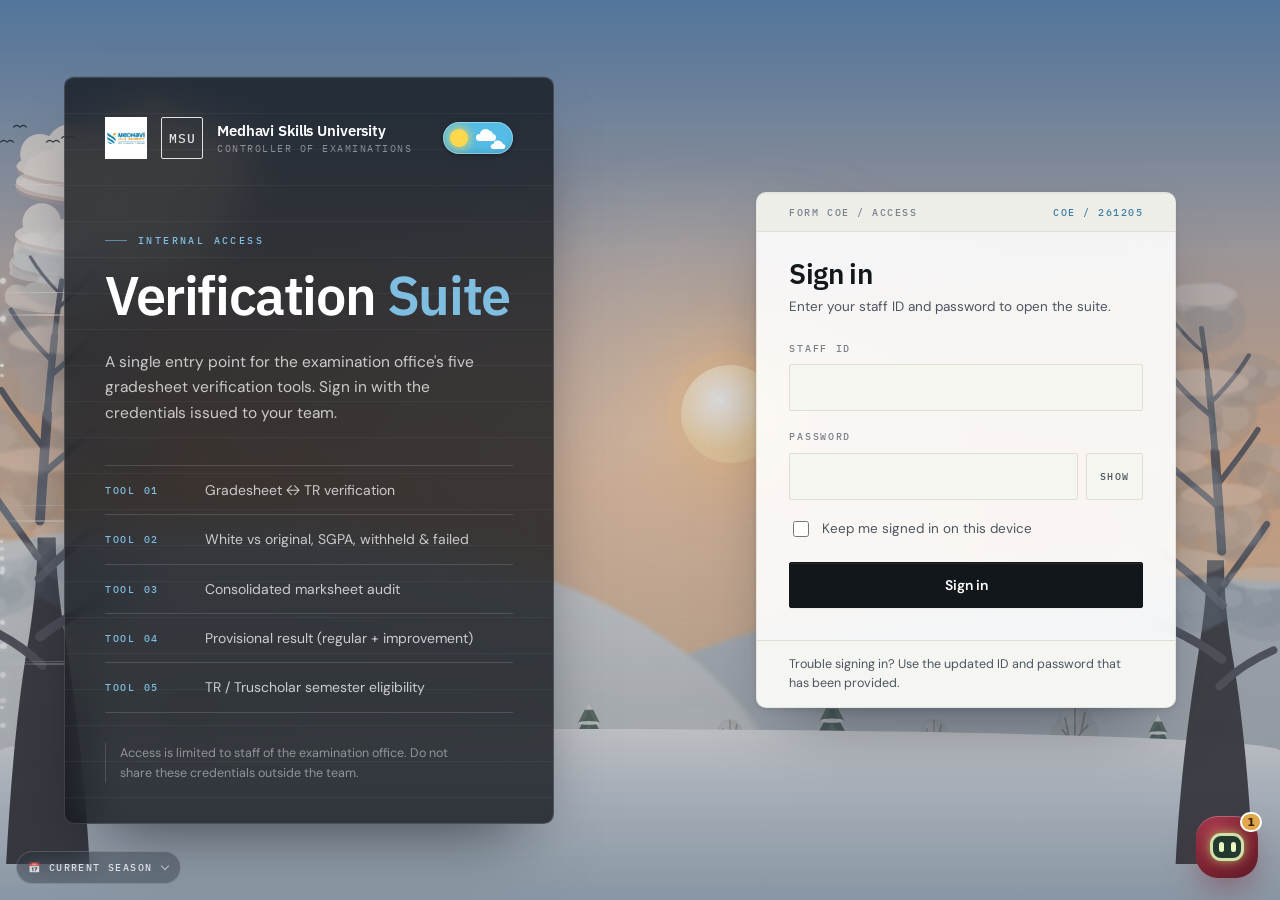
<file: index.html>
<!DOCTYPE html>
<html lang="en">
<head>
<meta charset="utf-8">
<meta name="viewport" content="width=device-width, initial-scale=1">
<title>Verification Suite — Controller of Examinations</title>
<meta name="description" content="Entry point for the examination verification tools used by the Controller of Examinations office.">
<meta name="robots" content="noindex, nofollow">
<meta name="color-scheme" content="light dark">

<!-- Theme is applied before first paint so the page never flashes the wrong mode. -->
<script>
(function () {
  try {
    var stored = localStorage.getItem("vsuite.theme");
    /* Light is the default. The system preference is no longer used, so a
       first visit always opens in light mode; dark is only applied when the
       user has chosen it before with the toggle. */
    var theme = (stored === "dark" || stored === "light") ? stored : "light";
    document.documentElement.setAttribute("data-theme", theme);
  } catch (e) {
    document.documentElement.setAttribute("data-theme", "light");
  }
})();
</script>

<link rel="preconnect" href="https://fonts.googleapis.com">
<link rel="preconnect" href="https://fonts.gstatic.com" crossorigin>
<link href="https://fonts.googleapis.com/css2?family=DM+Sans:wght@400;500;600;700&family=IBM+Plex+Mono:wght@400;500;600&family=IBM+Plex+Sans:wght@400;500;600;700&display=swap" rel="stylesheet">
<link rel="stylesheet" href="style.css">
<!-- seasonal background layer (add-on, loads after style.css so it can tint the accent) -->
<link rel="stylesheet" href="season.css">
</head>
<script src="mirage-companion-widget.js" defer></script>
<body class="is-booting">

<!-- ============================================================
     BOOT GATE — shown while the session check runs.
     Neither the login screen nor the portal is rendered until
     script.js decides which one to show.
     ============================================================ -->
<div class="boot" id="boot" role="status" aria-live="polite">
  <span class="boot__mark" aria-hidden="true"></span>
  <p class="boot__text">Checking session</p>
</div>


<!-- ============================================================
     SIGN-IN
     ============================================================ -->
<main class="auth" id="login" hidden>

  <section class="auth__brand">
    <div class="auth__brandInner">

      <div class="auth__top">
        <div class="brandmark">
          <img src="assets/logo.png" alt="" class="brandmark__img" data-logo>
          <span class="brandmark__fallback" data-logo-fallback hidden aria-hidden="true">MSU</span>
          <span class="brandmark__text">
            <strong data-org-name>Medhavi Skills University</strong>
            <span data-org-unit>Controller of Examinations</span>
          </span>
        </div>

        <button type="button" class="theme-toggle theme-toggle--onSlab" data-theme-toggle
                role="switch" aria-checked="false" aria-label="Dark theme" title="Switch to dark theme">
          <span class="sky" aria-hidden="true">
            <span class="sky__stars"><i></i><i></i><i></i><i></i><i></i></span>
            <span class="sky__sun"></span>
            <span class="sky__moon"></span>
            <span class="sky__cloud sky__cloud--1"></span>
            <span class="sky__cloud sky__cloud--2"></span>
          </span>
        </button>
      </div>

      <p class="auth__label">Internal access</p>

      <h1 class="auth__title">Verification <em>Suite</em></h1>

      <p class="auth__lede">
        A single entry point for the examination office's five gradesheet
        verification tools. Sign in with the credentials issued to your team.
      </p>

      <dl class="auth__facts">
        <div>
          <dt>Tool 01</dt>
          <dd>Gradesheet ↔ TR verification</dd>
        </div>
        <div>
          <dt>Tool 02</dt>
          <dd>White vs original, SGPA, withheld &amp; failed</dd>
        </div>
        <div>
          <dt>Tool 03</dt>
          <dd>Consolidated marksheet audit</dd>
        </div>
        <div>
          <dt>Tool 04</dt>
          <dd>Provisional result (regular + improvement)</dd>
        </div>
        <div>
          <dt>Tool 05</dt>
          <dd>TR / Truscholar semester eligibility</dd>
        </div>
      </dl>

      <p class="auth__note">
        Access is limited to staff of the examination office. Do not share
        these credentials outside the team.
      </p>
    </div>
  </section>

  <section class="auth__panel">
    <div class="slip" id="slip">
      <header class="slip__head">
        <span class="slip__form">Form COE&nbsp;/ Access</span>
        <span class="slip__serial" data-serial>—</span>
      </header>

      <h2 class="slip__title">Sign in</h2>
      <p class="slip__sub">Enter your staff ID and password to open the suite.</p>

      <form class="form" id="loginForm" novalidate>
        <div class="field">
          <label for="userId">Staff ID</label>
          <input type="text" id="userId" name="userId"
                 autocomplete="username" autocapitalize="none"
                 spellcheck="false" required
                 aria-describedby="formError">
        </div>

        <div class="field">
          <label for="password">Password</label>
          <div class="field__row">
            <input type="password" id="password" name="password"
                   autocomplete="current-password" required
                   aria-describedby="formError">
            <button type="button" class="reveal-btn" id="togglePassword"
                    aria-pressed="false" aria-label="Show password">Show</button>
          </div>
        </div>

        <label class="check">
          <input type="checkbox" id="keepSignedIn">
          <span>Keep me signed in on this device</span>
        </label>

        <p class="form__error" id="formError" role="alert" hidden></p>

        <button type="submit" class="btn btn--primary btn--block" id="submitBtn">
          <span class="btn__label">Sign in</span>
        </button>
      </form>

      <p class="slip__foot">
        Trouble signing in? Use the updated ID and password that has been provided.
      </p>

      <!-- authentication confirmation state (id, class and .is-on hook unchanged) -->
      <div class="stamp" id="stamp" aria-hidden="true">
        <div class="stamp__ink">
          <span class="stamp__sigil" aria-hidden="true">
            <svg viewBox="0 0 46 46" fill="none" xmlns="http://www.w3.org/2000/svg">
              <circle cx="23" cy="23" r="21" stroke="currentColor" stroke-width="1" opacity=".18"/>
              <circle class="stamp__ring" cx="23" cy="23" r="21" stroke="currentColor" stroke-width="1.25"
                      stroke-linecap="round" transform="rotate(-90 23 23)"/>
              <path class="stamp__tick" d="M15 23.4 L20.6 29 L31 18.6" stroke="currentColor"
                    stroke-width="1.6" stroke-linecap="square" stroke-linejoin="miter"/>
            </svg>
          </span>
          <span class="stamp__word">Authenticated</span>
          <span class="stamp__line">Verification complete</span>
          <span class="stamp__meta" data-stamp-time></span>
        </div>
      </div>
    </div>
  </section>
</main>


<!-- ============================================================
     PORTAL (protected)
     ============================================================ -->
<div class="app" id="app" hidden>

  <header class="site-header" id="siteHeader">
    <div class="wrap site-header__inner">
      <a class="brandmark brandmark--sm" href="#overview">
        <img src="assets/logo.png" alt="" class="brandmark__img" data-logo>
        <span class="brandmark__fallback" data-logo-fallback hidden aria-hidden="true">MSU</span>
        <span class="brandmark__text">
          <strong>Verification Suite</strong>
          <span data-org-unit>Controller of Examinations</span>
        </span>
      </a>

      <nav class="nav" id="primaryNav" aria-label="Sections">
        <a href="#overview" class="nav__link" data-nav>Overview</a>
        <a href="#tools" class="nav__link" data-nav>Tools</a>
        <a href="#workflow" class="nav__link" data-nav>How it works</a>
        <a href="#about" class="nav__link" data-nav>About</a>
      </nav>

      <button type="button" class="theme-toggle" data-theme-toggle
              role="switch" aria-checked="false" aria-label="Dark theme" title="Switch to dark theme">
        <span class="sky" aria-hidden="true">
          <span class="sky__stars"><i></i><i></i><i></i><i></i><i></i></span>
          <span class="sky__sun"></span>
          <span class="sky__moon"></span>
          <span class="sky__cloud sky__cloud--1"></span>
          <span class="sky__cloud sky__cloud--2"></span>
        </span>
      </button>

      <div class="site-header__user">
        <span class="userchip" title="Signed in">
          <span class="userchip__dot" aria-hidden="true"></span>
          <span data-current-user>—</span>
        </span>
        <button type="button" class="btn btn--ghost btn--sm" id="logoutBtn">Sign out</button>
      </div>

      <button type="button" class="menu-btn" id="menuBtn"
              aria-expanded="false" aria-controls="mobileNav" aria-label="Open menu">
        <span aria-hidden="true"></span>
      </button>
    </div>

    <div class="mobile-nav" id="mobileNav" hidden>
      <a href="#overview" class="mobile-nav__link" data-nav>Overview</a>
      <a href="#tools" class="mobile-nav__link" data-nav>Tools</a>
      <a href="#workflow" class="mobile-nav__link" data-nav>How it works</a>
      <a href="#about" class="mobile-nav__link" data-nav>About</a>
      <div class="mobile-nav__foot">
        <span class="userchip"><span class="userchip__dot" aria-hidden="true"></span><span data-current-user>—</span></span>
        <button type="button" class="btn btn--ghost btn--sm" data-logout>Sign out</button>
      </div>
    </div>
  </header>

  <main>

    <!-- HERO -->
    <section class="hero" id="overview">
      <div class="wrap hero__grid">
        <div class="hero__copy reveal">
          <p class="eyebrow"><span>01</span> Overview</p>
          <h1 class="hero__title">
            <span class="hero__titleLine">Five verification tools for</span>
            <em>examination records.</em>
          </h1>
          <p class="hero__lede">
            The suite brings together the checks the examination office runs on
            gradesheets: comparing issued PDFs against the tabulated result,
            comparing white-background copies against sealed originals,
            re-deriving the numbers printed on each sheet, auditing the
            consolidated marksheet, building the provisional result and
            checking semester eligibility. Each tool runs on its
            own and produces an Excel report you can download.
          </p>
          <div class="hero__actions">
            <a href="#tools" class="btn btn--primary">Go to the tools <span aria-hidden="true">→</span></a>
            <a href="#workflow" class="btn btn--quiet">How it works</a>
          </div>

          <dl class="hero__meta">
            <div>
              <dt>Tools</dt>
              <dd>05</dd>
            </div>
            <div>
              <dt>Output</dt>
              <dd>Excel report</dd>
            </div>
            <div>
              <dt>Runs</dt>
              <dd>In your browser</dd>
            </div>
          </dl>
        </div>

        <!-- signature: a specimen comparison record -->
        <aside class="specimen reveal" aria-label="Illustration of a field-by-field comparison">
          <div class="specimen__head">
            <span>Specimen — field comparison</span>
            <span class="specimen__key" aria-hidden="true">TR · PDF</span>
          </div>

          <div class="specimen__cols" aria-hidden="true">
            <span>Field</span>
            <span>Tabulated result</span>
            <span>Gradesheet</span>
            <span></span>
          </div>

          <ul class="specimen__rows">
            <li class="ok"><span class="specimen__field">Registration No.</span><span class="specimen__val">23BSC0148</span><span class="specimen__val specimen__val--b">23BSC0148</span><span class="specimen__mark" aria-hidden="true">✓</span></li>
            <li class="ok"><span class="specimen__field">Credit structure</span><span class="specimen__val">3-0-0</span><span class="specimen__val specimen__val--b">3-0-0</span><span class="specimen__mark" aria-hidden="true">✓</span></li>
            <li class="bad"><span class="specimen__field">SGPA</span><span class="specimen__val">7.6</span><span class="specimen__val specimen__val--b">7.60</span><span class="specimen__mark" aria-hidden="true">✕</span></li>
            <li class="ok"><span class="specimen__field">Total credit points</span><span class="specimen__val">218</span><span class="specimen__val specimen__val--b">218</span><span class="specimen__mark" aria-hidden="true">✓</span></li>
            <li class="bad"><span class="specimen__field">Mother's name</span><span class="specimen__val">Sunita Devi</span><span class="specimen__val specimen__val--b">blank</span><span class="specimen__mark" aria-hidden="true">✕</span></li>
            <li class="ok"><span class="specimen__field">Course code</span><span class="specimen__val">MTL100 [T]</span><span class="specimen__val specimen__val--b">MTL100 [T]</span><span class="specimen__mark" aria-hidden="true">✓</span></li>
          </ul>

          <div class="specimen__tally" aria-hidden="true">
            <span class="specimen__tallyOk">04 matched</span>
            <span class="specimen__tallyBad">02 flagged</span>
          </div>

          <p class="specimen__foot">
            Every difference is written to the report with the field, both values
            and the kind of difference found.
          </p>
        </aside>
      </div>
    </section>

    <!-- TOOLS -->
    <section class="section section--tools" id="tools">
      <div class="wrap">
        <header class="section__head reveal">
          <p class="eyebrow"><span>02</span> Tools</p>
          <h2 class="section__title">Choose a <em>verification tool</em></h2>
          <p class="section__lede">
            The five tools are separate applications. Opening one does not affect
            the others, and you can come back here to switch at any time.
          </p>
        </header>

        <div class="tools">

          <!-- TOOL 01 -->
          <article class="tool tool--primary reveal">
            <div class="tool__index" aria-hidden="true">01</div>
            <div class="tool__body">
              <p class="tool__kicker">Gradesheet ↔ tabulated result</p>
              <h3 class="tool__name">Marksheet vs TR Verification</h3>
              <p class="tool__desc">
                Loads the TR spreadsheet and a batch of gradesheet PDFs, pairs
                them on registration number, and reports every field that does
                not agree — identity block, subject table, credit structure,
                marks and totals — in one Excel workbook.
              </p>

              <ul class="tool__badges" aria-hidden="true">
                <li>TR → PDF</li>
                <li>Match</li>
                <li>Course codes</li>
                <li>Marks</li>
                <li>Credits</li>
                <li>Excel report</li>
              </ul>

              <ul class="tool__list">
                <li>Reads the TR from a chosen worksheet; TR layout is auto-detected, with a manual override for the three known formats.</li>
                <li>Handles the transcript identity formats in use, including sheets without an ABC ID row, which are reported as N/A rather than blank.</li>
                <li>Checks subject rows by course code, falling back to course name, and flags duplicate or mispaired courses.</li>
                <li>Re-derives maximum marks, total credits, total credit points and the credit structure, then compares them with what the sheet prints.</li>
                <li>Runs several hundred PDFs in one pass, keeps going in a background tab, and lists any file with no readable text layer.</li>
              </ul>

              <a class="btn btn--primary tool__cta" data-tool="allInOne" href="#" rel="noopener">
                Open Marksheet vs TR Verification <span aria-hidden="true">→</span>
              </a>
            </div>
          </article>

          <!-- TOOL 02 -->
          <article class="tool tool--secondary reveal">
            <div class="tool__index" aria-hidden="true">02</div>
            <div class="tool__body">
              <p class="tool__kicker">Four checks in one toolkit</p>
              <h3 class="tool__name">White vs Original Verification</h3>
              <p class="tool__desc">
                A toolkit built around the white-background versus sealed-original
                comparison, with three related checks that use the same PDFs and
                TR. Each check produces its own numbered Excel report.
              </p>

              <ul class="tool__badges" aria-hidden="true">
                <li>White ↔ original</li>
                <li>SGPA</li>
                <li>Percentage</li>
                <li>Withheld</li>
                <li>Failed</li>
              </ul>

              <ul class="tool__modules">
                <li>
                  <span class="tool__moduleName">White vs original</span>
                  <span class="tool__moduleText">Pairs the two sets on registration number, then compares every identity field, course row, total, summary value and the publication date.</span>
                </li>
                <li>
                  <span class="tool__moduleName">SGPA &amp; percentage</span>
                  <span class="tool__moduleText">Recomputes percentage and SGPA from each sheet's own rows, along with row credit points, column totals and maximum marks.</span>
                </li>
                <li>
                  <span class="tool__moduleName">Withheld students</span>
                  <span class="tool__moduleText">Reads the TR and lists students whose grace cell carries a W, exporting every grace cell with its Excel row number.</span>
                </li>
                <li>
                  <span class="tool__moduleName">Failed candidates</span>
                  <span class="tool__moduleText">Pulls failed candidates from the PDFs, the TR, or both, and cross-checks the two lists to show who was found by only one source.</span>
                </li>
              </ul>

              <a class="btn btn--primary tool__cta" data-tool="whiteVsOriginal" href="#" rel="noopener">
                Open White vs Original <span aria-hidden="true">→</span>
              </a>
            </div>
          </article>

          <!-- TOOL 03 -->
          <article class="tool tool--secondary tool--wide reveal">
            <div class="tool__index" aria-hidden="true">03</div>
            <div class="tool__body">
              <p class="tool__kicker">Consolidated transcript ↔ exact arithmetic</p>
              <h3 class="tool__name">Consolidated Marksheet Checker Tool</h3>
              <p class="tool__desc">
                Reads each consolidated transcript PDF, recomputes every SGPA,
                CGPA, credit, mark and percentage from the printed subject rows,
                and checks each figure against what the transcript claims —
                with exact fraction arithmetic, so a value either matches or it
                does not. Results come out as one Excel report.
              </p>

              <ul class="tool__badges" aria-hidden="true">
                <li>PDF → recompute</li>
                <li>SGPA</li>
                <li>CGPA</li>
                <li>Credits</li>
                <li>Percentage</li>
                <li>Excel report</li>
              </ul>

              <ul class="tool__list">
                <li>Reads the two-column semester layout and rotated pages; transcripts with no text layer are listed separately.</li>
                <li>Checks each semester's credit sum against its printed CREDITS line first, so a mis-read row is surfaced instead of silently accepted.</li>
                <li>Recomputes SGPA from the subject rows and CGPA using the selected Old or New formula, rounded exactly as the transcript expects.</li>
                <li>Re-derives each grade from marks, plus total credits, obtained and maximum marks and the percentage, and compares them with the printed values.</li>
                <li>Checks the programme and specialization against the expected text and the year of passing, with an editable Old / New grade scale.</li>
              </ul>

              <a class="btn btn--primary tool__cta" data-tool="consolidatedChecker" href="#" rel="noopener">
                Open Consolidated Marksheet Checker <span aria-hidden="true">→</span>
              </a>
            </div>
          </article>

          <!-- TOOL 04 -->
          <article class="tool tool--secondary reveal">
            <div class="tool__index" aria-hidden="true">04</div>
            <div class="tool__body">
              <p class="tool__kicker">Regular TR ↔ improvement TR</p>
              <h3 class="tool__name">Provisional Result Tool</h3>
              <p class="tool__desc">
                Loads the Regular TR and, where there was one, the Improvement /
                Supplementary TR for each semester, keeps the better attempt for
                every subject, and decides who is eligible for a provisional
                result. Everything comes out as one 8-sheet Excel workbook.
              </p>

              <ul class="tool__badges" aria-hidden="true">
                <li>Regular ↔ improvement</li>
                <li>Up to 8 semesters</li>
                <li>Withheld</li>
                <li>Provisional</li>
                <li>Excel report</li>
              </ul>

              <ul class="tool__list">
                <li>One Regular and one Improvement slot per semester; pick the right sheet from each file, or merge every program sheet.</li>
                <li>For every subject the higher of the Regular and Improvement totals is kept, and a student passes only if no subject in any semester is still F.</li>
                <li>A W in any Grace cell — any semester, any subject, either TR — withholds the result, even when the paper is declared P.</li>
                <li>Lists the Final Result (Provisional), Withheld and Fail — No Provisional students, plus the extracted values with sheet and row numbers.</li>
              </ul>

              <a class="btn btn--primary tool__cta" data-tool="provisional" href="#" rel="noopener">
                Open Provisional Result Tool <span aria-hidden="true">→</span>
              </a>
            </div>
          </article>

          <!-- TOOL 05 -->
          <article class="tool tool--secondary reveal">
            <div class="tool__index" aria-hidden="true">05</div>
            <div class="tool__body">
              <p class="tool__kicker">TR / Truscholar ↔ eligibility</p>
              <h3 class="tool__name">Tr-Tru Eligibility Checker</h3>
              <p class="tool__desc">
                Takes one result file per semester — a Truscholar marksheet or a
                TR, as .xlsx or .csv — matches students across the semesters and
                marks each one Eligible or Not Eligible. A student is eligible
                only when no subject in any semester has the grade F or Fail.
              </p>

              <ul class="tool__badges" aria-hidden="true">
                <li>Truscholar</li>
                <li>TR</li>
                <li>Up to 8 semesters</li>
                <li>Eligible</li>
                <li>Excel report</li>
              </ul>

              <ul class="tool__list">
                <li>File type is auto-detected per semester, with a manual Truscholar / TR override.</li>
                <li>Students are matched by Enrollment No, falling back to hall ticket number and then email.</li>
                <li>A missing record or a semester with no letter grades makes the student Not Eligible; blank grades are listed as warnings.</li>
                <li>Report: Summary, Eligible, Not Eligible, one sheet per semester, Warnings and How Decided.</li>
              </ul>

              <a class="btn btn--primary tool__cta" data-tool="trTruEligible" href="#" rel="noopener">
                Open Tr-Tru Eligibility Checker <span aria-hidden="true">→</span>
              </a>
            </div>
          </article>

        </div>
      </div>
    </section>

    <!-- WORKFLOW -->
    <section class="section section--workflow" id="workflow">
      <div class="wrap">
        <header class="section__head reveal">
          <p class="eyebrow"><span>03</span> How it works</p>
          <h2 class="section__title">From sign-in to <em>report</em></h2>
        </header>

        <ol class="steps">
          <li class="step reveal">
            <span class="step__num">01</span>
            <h3 class="step__title">Sign in</h3>
            <p>Use the ID issued to the examination office team. Your session stays open in this browser until you sign out or it expires.</p>
          </li>
          <li class="step reveal">
            <span class="step__num">02</span>
            <h3 class="step__title">Pick the tool</h3>
            <p>Marksheet vs TR for gradesheets against the tabulated result; White vs Original for copy-to-copy comparison and the SGPA, withheld and failed checks; Consolidated Marksheet Checker to audit the consolidated transcript; Provisional Result to combine regular and improvement TRs; Tr-Tru Eligibility to check that no semester has an F.</p>
          </li>
          <li class="step reveal">
            <span class="step__num">03</span>
            <h3 class="step__title">Load the files and run</h3>
            <p>Add the TR workbook and the PDFs inside the tool, choose the format options if auto-detection needs a correction, then run the check.</p>
          </li>
          <li class="step reveal">
            <span class="step__num">04</span>
            <h3 class="step__title">Download and come back</h3>
            <p>Save the Excel report, then return to this page whenever you need another tool. The five applications keep their own state.</p>
          </li>
        </ol>
      </div>
    </section>

    <!-- ABOUT / NOTICE -->
    <section class="section section--about" id="about">
      <div class="wrap about">
        <div class="about__col reveal">
          <p class="eyebrow"><span>04</span> About</p>
          <h2 class="section__title">One door, <em>five independent tools</em></h2>
          <p>
            This portal holds no verification logic of its own. It signs you in,
            explains what each tool does, and links to the five applications,
            which are maintained as separate projects and can be updated
            independently of this page.
          </p>
          <p>
            All five tools are built to run in the browser: files are read by the
            page you open them in, and the reports are generated on your machine.
            This portal itself never receives a file. If you need this behaviour
            confirmed for a compliance record, verify it against the source of
            each application rather than relying on this summary.
          </p>
        </div>

        <aside class="notice reveal">
          <h3 class="notice__title">Handling of documents</h3>
          <ul class="notice__list">
            <li>Sign-in here controls access to the portal page only. It does not encrypt or protect the documents you work with.</li>
            <li>Downloaded reports are ordinary Excel files. Store them where your office normally keeps examination records.</li>
            <li>Sign out when you are finished on a shared computer, and avoid leaving reports in a shared downloads folder.</li>
            <li>Report anything that looks wrong in a result to the examination office before acting on it.</li>
          </ul>
        </aside>
      </div>
    </section>

  </main>

  <footer class="site-footer">
    <div class="wrap site-footer__inner">
      <div class="brandmark brandmark--sm">
        <img src="assets/logo.png" alt="" class="brandmark__img" data-logo>
        <span class="brandmark__fallback" data-logo-fallback hidden aria-hidden="true">MSU</span>
        <span class="brandmark__text">
          <strong data-org-name>Medhavi Skills University</strong>
          <span data-org-unit>Controller of Examinations</span>
        </span>
      </div>
      <p class="site-footer__meta">
        Internal verification suite · <span data-year>2026</span><br>
        For use by authorised examination office staff.
      </p>
    </div>
  </footer>
</div>

<!-- ============================================================
     SIGN-IN LOADING SCREEN
     Shown only between a successful sign-in and the portal.
     Purely presentational: it holds no authentication logic.
     ============================================================ -->
<div class="signin-load" id="signinLoad" hidden role="status" aria-live="polite">
  <div class="signin-load__stage">

    <div class="signin-load__brand">
      <img src="assets/logo.png" alt="" class="signin-load__logo" data-logo>
      <span class="brandmark__fallback" data-logo-fallback hidden aria-hidden="true">MSU</span>
      <span class="signin-load__brandText">
        <strong>Verification Suite</strong>
        <span data-org-unit>Controller of Examinations</span>
      </span>
    </div>

    <div class="signin-load__scene" id="signinScene">

      <!-- LANDSCAPE — every layer scrolls at its own speed (parallax), driven from
           script.js. The sun is the only layer that never moves. -->
      <div class="signin-load__world" aria-hidden="true">
        <div class="signin-load__sky"></div>
        <div class="signin-load__sun"></div>
        <div class="signin-load__layer signin-load__clouds"    data-parallax="0.06" data-tile="720" data-drift="14"></div>
        <div class="signin-load__layer signin-load__mountains" data-parallax="0.12" data-tile="520"></div>
        <div class="signin-load__layer signin-load__hills"     data-parallax="0.30" data-tile="420"></div>
        <div class="signin-load__layer signin-load__treesBack" data-parallax="0.62" data-tile="300"></div>
        <div class="signin-load__street">
          <div class="signin-load__layer signin-load__lane"    data-parallax="1"    data-tile="64"></div>
        </div>
        <div class="signin-load__layer signin-load__verge"     data-parallax="1.35" data-tile="380"></div>
      </div>

      <!-- the confirmation that appears in the space the truck leaves behind -->
      <div class="signin-load__seal" id="signinSeal" aria-hidden="true">
        <span class="signin-load__sealSigil">
          <svg viewBox="0 0 46 46" fill="none" xmlns="http://www.w3.org/2000/svg">
            <circle cx="23" cy="23" r="21" stroke="currentColor" stroke-width="1" opacity=".18"/>
            <circle class="signin-load__ring" cx="23" cy="23" r="21" stroke="currentColor" stroke-width="1.25"
                    stroke-linecap="round" transform="rotate(-90 23 23)"/>
            <path class="signin-load__tick" d="M15 23.4 L20.6 29 L31 18.6" stroke="currentColor"
                  stroke-width="1.6" stroke-linecap="square" stroke-linejoin="miter"/>
          </svg>
        </span>
        <span class="signin-load__sealWord">Authenticated</span>
      </div>

      <div class="signin-load__track" id="signinTrack">
        <div class="signin-load__truck" id="signinTruck">
          <span class="signin-load__exhaust" aria-hidden="true"></span>

          <svg viewBox="0 0 120 64" width="90" height="48" fill="none" xmlns="http://www.w3.org/2000/svg">
            <ellipse cx="60" cy="54" rx="52" ry="4" fill="#000" opacity=".18"/>
            <rect x="10" y="38" width="92" height="6" rx="2" fill="#0B1A2B"/>
            <rect x="10" y="10" width="56" height="30" rx="3" fill="#F2A354"/>
            <rect x="10" y="10" width="56" height="30" rx="3" stroke="#B9611C"/>
            <line x1="24" y1="10" x2="24" y2="40" stroke="#B9611C" opacity=".55"/>
            <line x1="38" y1="10" x2="38" y2="40" stroke="#B9611C" opacity=".55"/>
            <line x1="52" y1="10" x2="52" y2="40" stroke="#B9611C" opacity=".55"/>
            <rect x="10" y="10" width="56" height="4" rx="2" fill="#F7B37A"/>
            <path d="M66 40V19c0-1.7 1.3-3 3-3h19c1.5 0 2.9.8 3.6 2.1l8.8 15.3c.4.7.6 1.5.6 2.3V40H66Z" fill="#EAF0F6" stroke="#B9C6D3"/>
            <path d="M71 20h16.5c.6 0 1.2.3 1.5.9l4.8 8.6c.5.9-.2 2-1.2 2H71V20Z" fill="#6FA0C7" stroke="#4E7EA3" stroke-width=".75"/>
            <line x1="80" y1="20" x2="80" y2="40" stroke="#B9C6D3"/>
            <rect x="83" y="34" width="4" height="1.6" rx=".8" fill="#9FB2C6"/>
            <rect x="98.5" y="33" width="3.5" height="4" rx="1" fill="#FBD98C"/>
            <rect x="9" y="40" width="94" height="3" rx="1.4" fill="#0B1A2B" opacity=".35"/>
            <path d="M22 44a10 10 0 0 1 20 0Z" fill="#0B1A2B"/>
            <path d="M74 44a10 10 0 0 1 20 0Z" fill="#0B1A2B"/>

            <!-- REAR WHEEL — tire fixed at 32,46 r=9; only the hub group rotates -->
            <g id="signinWheelBack" class="signin-load__wheel">
              <circle cx="32" cy="46" r="9" fill="#16324D"/>
              <circle cx="32" cy="46" r="9" stroke="#0B1A2B" stroke-width="1.5"/>
              <g id="signinWheelBackSpin" class="signin-load__wheelSpin">
                <line x1="32" y1="39.5" x2="32" y2="43" stroke="#DCE4EC" stroke-width="1.5" stroke-linecap="round"/>
                <line x1="38.5" y1="46" x2="35" y2="46" stroke="#DCE4EC" stroke-width="1.5" stroke-linecap="round"/>
                <line x1="32" y1="52.5" x2="32" y2="49" stroke="#DCE4EC" stroke-width="1.5" stroke-linecap="round"/>
                <line x1="25.5" y1="46" x2="29" y2="46" stroke="#DCE4EC" stroke-width="1.5" stroke-linecap="round"/>
                <circle cx="32" cy="46" r="3.2" fill="#DCE4EC"/>
                <circle cx="32" cy="46" r="1.2" fill="#16324D"/>
              </g>
            </g>

            <!-- FRONT WHEEL — tire fixed at 84,46 r=9; only the hub group rotates -->
            <g id="signinWheelFront" class="signin-load__wheel">
              <circle cx="84" cy="46" r="9" fill="#16324D"/>
              <circle cx="84" cy="46" r="9" stroke="#0B1A2B" stroke-width="1.5"/>
              <g id="signinWheelFrontSpin" class="signin-load__wheelSpin">
                <line x1="84" y1="39.5" x2="84" y2="43" stroke="#DCE4EC" stroke-width="1.5" stroke-linecap="round"/>
                <line x1="90.5" y1="46" x2="87" y2="46" stroke="#DCE4EC" stroke-width="1.5" stroke-linecap="round"/>
                <line x1="84" y1="52.5" x2="84" y2="49" stroke="#DCE4EC" stroke-width="1.5" stroke-linecap="round"/>
                <line x1="77.5" y1="46" x2="81" y2="46" stroke="#DCE4EC" stroke-width="1.5" stroke-linecap="round"/>
                <circle cx="84" cy="46" r="3.2" fill="#DCE4EC"/>
                <circle cx="84" cy="46" r="1.2" fill="#16324D"/>
              </g>
            </g>
          </svg>
        </div>
      </div>
    </div>

    <!-- progress bar (was the thin "road" line; id kept for script.js) -->
    <div class="signin-load__road">
      <span class="signin-load__roadFill" id="signinRoadFill"></span>
    </div>

    <p class="signin-load__text" id="signinText">Opening the verification suite</p>
    <p class="signin-load__sub" id="signinSub">Preparing your session</p>
    <p class="signin-load__pct" id="signinPct">0%</p>

  </div>
</div>

<script src="script.js"></script>
<!-- seasonal background layer (add-on, never touches authentication) -->
<script src="season.js"></script>
</body>
</html>
</file>
<file: style.css>
/* ============================================================
   VERIFICATION SUITE — stylesheet
   Controller of Examinations · internal records system

   1.  Theme tokens (light + dark)
   2.  Base + utilities
   3.  Brandmark
   4.  Theme toggle
   5.  Buttons + form controls
   6.  Boot gate
   7.  Sign-in screen (slip + authentication confirmation)
   8.  Portal header + navigation
   9.  Hero + specimen record
   10. Sections + tool modules
   11. Workflow steps
   12. About + notice
   13. Footer
   14. Motion, reveals + responsive
   ============================================================ */

/* ---------- 1. Theme tokens ---------- */
:root{
  color-scheme: light;

  /* surfaces */
  --paper:      #F1F1EC;   /* page */
  --surface:    #FFFFFF;   /* card */
  --surface-2:  #F6F6F1;   /* quiet fill / banded rows */
  --surface-3:  #EDEDE6;   /* form bands */

  /* text */
  --ink:        #12171C;
  --ink-soft:   #4B5560;
  --ink-faint:  #78838E;

  /* lines */
  --rule:        #DEDED7;
  --rule-soft:   #E9E9E2;
  --rule-strong: #C3C3B8;

  /* accents */
  --seal:       #0E7C87;   /* institutional accent: turquoise */
  --seal-deep:  #0A5B64;
  --seal-tint:  rgba(14,124,135,.09);
  --verify:     #2E6B4F;   /* matched */
  --flag:       #AE3E2D;   /* mismatched */
  --flag-tint:  rgba(174,62,45,.07);
  --flag-ink:   #7D2C1F;

  /* dark slab: sign-in panel, primary tool module */
  --slab:         #12171C;
  --slab-2:       rgba(255,255,255,.035);
  --on-slab:      #FFFFFF;
  --on-slab-soft: rgba(255,255,255,.74);
  --on-slab-faint:rgba(255,255,255,.46);
  --slab-rule:    rgba(255,255,255,.14);
  --slab-accent:  #5CC9D4;   /* teal, tuned for the dark slab */

  /* primary button */
  --primary-bg:       var(--slab);
  --primary-bg-hover: #000000;
  --primary-fg:       #FFFFFF;

  /* chrome */
  --header-bg: rgba(241,241,236,.88);
  --overlay:   rgba(255,255,255,.94);
  --grid-line: rgba(18,23,28,.04);

  --shadow-sm:   0 1px 1px rgba(18,23,28,.04);
  --shadow:      0 1px 2px rgba(18,23,28,.05), 0 12px 28px -22px rgba(18,23,28,.30);
  --shadow-lift: 0 1px 3px rgba(18,23,28,.06), 0 22px 44px -28px rgba(18,23,28,.34);

  /* type */
  --font-display: "IBM Plex Sans", system-ui, -apple-system, "Segoe UI", Arial, sans-serif;
  --font-body:    "DM Sans", system-ui, -apple-system, "Segoe UI", Arial, sans-serif;
  --font-mono:    "IBM Plex Mono", ui-monospace, "SFMono-Regular", Menlo, Consolas, monospace;

  /* metrics */
  --wrap: 1200px;
  --gutter: clamp(20px, 5vw, 56px);
  --radius: 2px;
  --radius-lg: 3px;
  --rail: 74px;
  --ease: cubic-bezier(.22,.61,.36,1);
  --ease-draw: cubic-bezier(.4,0,.2,1);
}

[data-theme="dark"]{
  color-scheme: dark;

  --paper:      #0A0E12;
  --surface:    #11161C;
  --surface-2:  #161D25;
  --surface-3:  #1A222B;

  --ink:        #F2F4F6;
  --ink-soft:   #9AA5B0;
  --ink-faint:  #76818C;

  --rule:        rgba(255,255,255,.10);
  --rule-soft:   rgba(255,255,255,.055);
  --rule-strong: rgba(255,255,255,.20);

  --seal:       #45C6D2;
  --seal-deep:  #7BDCE5;
  --seal-tint:  rgba(69,198,210,.14);
  --verify:     #5FBF92;
  --flag:       #E0796A;
  --flag-tint:  rgba(224,121,106,.10);
  --flag-ink:   #F0A99D;

  --slab:         #1A222C;
  --slab-2:       rgba(255,255,255,.04);
  --on-slab:      #F2F4F6;
  --on-slab-soft: rgba(242,244,246,.72);
  --on-slab-faint:rgba(242,244,246,.46);
  --slab-rule:    rgba(255,255,255,.12);
  --slab-accent:  #5FD3DE;

  --primary-bg:       #F2F4F6;
  --primary-bg-hover: #FFFFFF;
  --primary-fg:       #0A0E12;

  --header-bg: rgba(10,14,18,.86);
  --overlay:   rgba(10,14,18,.94);
  --grid-line: rgba(255,255,255,.035);

  --shadow-sm:   0 1px 2px rgba(0,0,0,.44);
  --shadow:      0 1px 2px rgba(0,0,0,.44), 0 16px 36px -26px rgba(0,0,0,.85);
  --shadow-lift: 0 2px 6px rgba(0,0,0,.48), 0 26px 54px -30px rgba(0,0,0,.9);
}

/* short cross-fade only while the theme is being switched */
html.theme-switching,
html.theme-switching *,
html.theme-switching *::before,
html.theme-switching *::after{
  transition: background-color .26s var(--ease),
              border-color .26s var(--ease),
              color .26s var(--ease),
              fill .26s var(--ease),
              stroke .26s var(--ease),
              box-shadow .26s var(--ease) !important;
}

/* ---------- 2. Base ---------- */
*,*::before,*::after{ box-sizing:border-box; }

html{ -webkit-text-size-adjust:100%; scroll-behavior:smooth; }

/* keep sticky-header height clear of anchored sections */
section[id]{ scroll-margin-top:88px; }

body{
  margin:0;
  background:var(--paper);
  color:var(--ink);
  font-family:var(--font-body);
  font-size:16px;
  line-height:1.6;
  overflow-x:hidden;
  -webkit-font-smoothing:antialiased;
  text-rendering:optimizeLegibility;
}

body.is-booting{ overflow:hidden; }

img{ max-width:100%; height:auto; }

h1,h2,h3{
  font-family:var(--font-display);
  font-weight:600;
  line-height:1.14;
  letter-spacing:-.017em;
  margin:0;
}
p{ margin:0; }
ul,ol{ margin:0; padding:0; list-style:none; }

a{ color:inherit; }

:focus-visible{
  outline:2px solid var(--seal);
  outline-offset:3px;
  border-radius:1px;
}

.wrap{
  width:100%;
  max-width:var(--wrap);
  margin-inline:auto;
  padding-inline:var(--gutter);
}

/* ruled section label: 01 — Overview ————— */
.eyebrow{
  display:flex;
  align-items:center;
  gap:10px;
  margin-bottom:20px;
  font-family:var(--font-mono);
  font-size:10.5px;
  font-weight:500;
  letter-spacing:.2em;
  text-transform:uppercase;
  color:var(--ink-faint);
}
.eyebrow span{
  display:inline-flex;
  align-items:center;
  gap:10px;
  color:var(--seal);
}
.eyebrow span::after{
  content:"";
  display:block;
  width:16px;
  height:1px;
  background:var(--rule-strong);
}
.eyebrow::after{
  content:"";
  flex:1;
  height:1px;
  background:var(--rule);
}

/* ---------- 3. Brandmark ---------- */
.brandmark{
  display:flex;
  align-items:center;
  gap:14px;
  text-decoration:none;
}
.brandmark__img{
  width:auto;
  height:42px;
  max-width:150px;
  object-fit:contain;
  display:block;
}
.brandmark__fallback{
  display:grid;
  place-items:center;
  width:42px; height:42px;
  border:1px solid currentColor;
  border-radius:var(--radius);
  font-family:var(--font-mono);
  font-size:12.5px;
  font-weight:500;
  letter-spacing:.08em;
  opacity:.85;
}
.brandmark__text{ display:flex; flex-direction:column; gap:3px; line-height:1.2; }
.brandmark__text strong{
  font-family:var(--font-display);
  font-size:15px;
  font-weight:600;
  letter-spacing:-.008em;
}
.brandmark__text span{
  font-family:var(--font-mono);
  font-size:9.5px;
  font-weight:400;
  letter-spacing:.16em;
  text-transform:uppercase;
  color:var(--ink-faint);
}
.brandmark--sm .brandmark__img{ height:34px; }
.brandmark--sm .brandmark__fallback{ width:34px; height:34px; font-size:11px; }

/* ---------- 4. Theme toggle (animated sky) ---------- */
/*
   The control is a small sky scene. Day and night are driven entirely by
   [data-theme] on <html>, so the JavaScript that flips the theme did not
   change: it still just sets that attribute.

   The transitions below are marked !important because html.theme-switching
   applies a short blanket transition with !important while the theme flips,
   which would otherwise cancel the sun, moon, cloud and star movement.
*/
.theme-toggle{
  flex:none;
  display:inline-flex;
  align-items:center;
  padding:0;
  border:0;
  background:none;
  cursor:pointer;
  border-radius:99px;
  -webkit-tap-highlight-color:transparent;
}
.theme-toggle:focus-visible{
  outline:2px solid var(--seal);
  outline-offset:3px;
}

.sky{
  position:relative;
  display:block;
  width:70px;
  height:32px;
  border-radius:99px;
  overflow:hidden;
  background:#55bce5;
  box-shadow:
    inset 0 0 0 1px rgba(255,255,255,.28),
    inset 0 -6px 12px -8px rgba(0,0,0,.35),
    0 1px 3px rgba(0,0,0,.18);
  transition:background-color 1.4s var(--ease), box-shadow .3s var(--ease) !important;
}
[data-theme="dark"] .sky{ background:#08275c; }
.theme-toggle:hover .sky{
  box-shadow:
    inset 0 0 0 1px rgba(255,255,255,.45),
    inset 0 -6px 12px -8px rgba(0,0,0,.35),
    0 1px 3px rgba(0,0,0,.18);
}

/* sun: sits left in day, slides out and shrinks away at night */
.sky__sun{
  position:absolute;
  top:7px;
  left:7px;
  width:18px;
  height:18px;
  border-radius:50%;
  background:#ffd84d;
  box-shadow:0 0 9px 2px rgba(255,216,77,.75);
  opacity:1;
  transform:scale(1);
  transition:left 1.4s var(--ease), opacity 1s var(--ease), transform 1.4s var(--ease) !important;
}
[data-theme="dark"] .sky__sun{
  left:-24px;
  opacity:0;
  transform:scale(.6);
}

/* moon: waits off the right edge in day, slides in at night */
.sky__moon{
  position:absolute;
  top:8px;
  right:-24px;
  width:16px;
  height:16px;
  border-radius:50%;
  background:#eef2f6;
  box-shadow:0 0 8px rgba(255,255,255,.55);
  opacity:0;
  transform:scale(.85);
  transition:right 1.4s var(--ease), opacity 1s var(--ease), transform 1.4s var(--ease) !important;
}
[data-theme="dark"] .sky__moon{
  right:9px;
  opacity:1;
  transform:scale(1);
}

/* clouds: drift off to the right as night falls */
.sky__cloud{
  position:absolute;
  width:20px;
  height:7px;
  border-radius:99px;
  background:#fff;
  opacity:1;
  transition:transform 1.4s var(--ease), opacity 1s var(--ease) !important;
}
.sky__cloud::before,
.sky__cloud::after{
  content:"";
  position:absolute;
  background:#fff;
  border-radius:50%;
}
.sky__cloud::before{ width:11px; height:11px; left:4px; top:-5px; }
.sky__cloud::after{  width:8px;  height:8px;  right:3px; top:-3px; }

.sky__cloud--1{ top:12px; left:33px; transform:translateX(0) scale(1); }
.sky__cloud--2{ top:21px; left:45px; transform:translateX(0) scale(.72); }
[data-theme="dark"] .sky__cloud--1{ opacity:0; transform:translateX(28px) scale(1); }
[data-theme="dark"] .sky__cloud--2{ opacity:0; transform:translateX(28px) scale(.72); }

/* stars: fade up once the sky has darkened */
.sky__stars{
  position:absolute;
  inset:0;
  opacity:0;
  transition:opacity 1.4s var(--ease) !important;
}
[data-theme="dark"] .sky__stars{ opacity:1; }
.sky__stars i{
  position:absolute;
  display:block;
  width:2px;
  height:2px;
  border-radius:50%;
  background:#fff;
  box-shadow:0 0 3px rgba(255,255,255,.9);
}
.sky__stars i:nth-child(1){ left:9px;  top:8px;  }
.sky__stars i:nth-child(2){ left:18px; top:20px; width:1.5px; height:1.5px; }
.sky__stars i:nth-child(3){ left:28px; top:6px;  }
.sky__stars i:nth-child(4){ left:36px; top:22px; }
.sky__stars i:nth-child(5){ left:40px; top:6px; width:1.5px; height:1.5px; }

/* the toggle sitting on the dark sign-in slab needs a touch more contrast */
.theme-toggle--onSlab .sky{
  box-shadow:
    inset 0 0 0 1px rgba(255,255,255,.34),
    inset 0 -6px 12px -8px rgba(0,0,0,.35),
    0 1px 4px rgba(0,0,0,.35);
}

@media (prefers-reduced-motion: reduce){
  .sky,
  .sky__sun,
  .sky__moon,
  .sky__cloud,
  .sky__stars{ transition:none !important; }
}

/* ---------- 5. Buttons + controls ---------- */
.btn{
  --btn-bg:transparent;
  --btn-fg:var(--ink);
  --btn-bd:var(--rule-strong);
  position:relative;
  display:inline-flex;
  align-items:center;
  justify-content:center;
  gap:10px;
  min-height:46px;
  padding:0 20px;
  border:1px solid var(--btn-bd);
  border-radius:var(--radius);
  background:var(--btn-bg);
  color:var(--btn-fg);
  font-family:var(--font-body);
  font-size:14px;
  font-weight:600;
  letter-spacing:.004em;
  text-decoration:none;
  cursor:pointer;
  transition:background-color .2s var(--ease), color .2s var(--ease),
             border-color .2s var(--ease), box-shadow .2s var(--ease);
}
.btn span[aria-hidden="true"]{
  display:inline-block;
  transition:transform .24s var(--ease);
}
.btn:hover span[aria-hidden="true"]{ transform:translateX(3px); }

.btn--primary{
  --btn-bg:var(--primary-bg);
  --btn-fg:var(--primary-fg);
  --btn-bd:var(--primary-bg);
  box-shadow:inset 0 1px 0 rgba(255,255,255,.08), var(--shadow-sm);
}
.btn--primary:hover{
  --btn-bg:var(--primary-bg-hover);
  --btn-bd:var(--primary-bg-hover);
}

.btn--quiet{ --btn-bg:transparent; --btn-fg:var(--ink); --btn-bd:var(--rule-strong); }
.btn--quiet:hover{ --btn-bd:var(--seal); --btn-fg:var(--seal); --btn-bg:var(--seal-tint); }

.btn--ghost{
  --btn-bd:var(--rule);
  --btn-bg:var(--surface);
}
.btn--ghost:hover{ --btn-bd:var(--rule-strong); }

.btn--sm{ min-height:34px; padding:0 13px; font-size:12.5px; }
.btn--block{ width:100%; }
.btn[disabled],
.btn[aria-disabled="true"]{ opacity:.48; pointer-events:none; }

.btn.is-busy{ cursor:progress; }
.btn.is-busy .btn__label{ opacity:.72; }
.btn.is-busy::after{
  content:"";
  position:absolute;
  right:18px;
  width:13px; height:13px;
  border:1.5px solid currentColor;
  border-top-color:transparent;
  border-radius:50%;
  opacity:.75;
  animation:spin 700ms linear infinite;
}

.field{ margin-bottom:18px; }
.field label{
  display:block;
  font-family:var(--font-mono);
  font-size:9.5px;
  font-weight:500;
  letter-spacing:.18em;
  text-transform:uppercase;
  color:var(--ink-faint);
  margin-bottom:8px;
}
.field input[type="text"],
.field input[type="password"]{
  width:100%;
  padding:12px 13px;
  border:1px solid var(--rule);
  border-radius:var(--radius);
  background:var(--surface-2);
  font-family:var(--font-body);
  font-size:16px;
  font-weight:500;
  letter-spacing:.006em;
  color:var(--ink);
  caret-color:var(--seal);
  transition:border-color .2s var(--ease), box-shadow .2s var(--ease),
             background-color .2s var(--ease);
}
.field input::placeholder{ color:var(--ink-faint); }
.field input:hover{ border-color:var(--rule-strong); }
.field input:focus{
  outline:none;
  background:var(--surface);
  border-color:var(--seal);
  box-shadow:0 0 0 3px var(--seal-tint);
}
.field__row{ display:flex; align-items:stretch; gap:8px; }
.field__row input{ flex:1; min-width:0; }

.reveal-btn{
  flex:none;
  display:grid;
  place-items:center;
  border:1px solid var(--rule);
  border-radius:var(--radius);
  background:var(--surface-2);
  padding:0 13px;
  font-family:var(--font-mono);
  font-size:10px;
  font-weight:500;
  letter-spacing:.14em;
  text-transform:uppercase;
  color:var(--ink-soft);
  cursor:pointer;
  transition:color .2s var(--ease), border-color .2s var(--ease),
             background-color .2s var(--ease);
}
.reveal-btn:hover{ color:var(--seal); border-color:var(--seal); background:var(--surface); }

.check{
  display:flex;
  align-items:center;
  gap:10px;
  font-size:13.5px;
  color:var(--ink-soft);
  margin:2px 0 22px;
  cursor:pointer;
}
.check input{ width:16px; height:16px; accent-color:var(--seal); }

.form__error{
  position:relative;
  border:1px solid var(--rule);
  border-left:2px solid var(--flag);
  border-radius:var(--radius);
  background:var(--flag-tint);
  padding:11px 14px;
  margin-bottom:18px;
  font-size:13px;
  line-height:1.5;
  color:var(--flag-ink);
}
.form__error strong{
  display:block;
  font-family:var(--font-display);
  font-weight:600;
  font-size:13.5px;
  letter-spacing:-.005em;
  margin-bottom:1px;
}
.form__error.is-info{
  border-color:var(--rule);
  border-left-color:var(--seal);
  background:var(--surface-2);
  color:var(--ink-soft);
}
.form__error.is-info strong{ color:var(--ink); }

/* ---------- 6. Boot gate ---------- */
.boot{
  position:fixed;
  inset:0;
  display:grid;
  place-content:center;
  justify-items:center;
  gap:18px;
  background:var(--paper);
  z-index:80;
}
.boot[hidden]{ display:none; }
.boot__mark{
  width:24px; height:24px;
  border:1px solid var(--rule-strong);
  border-top-color:var(--seal);
  border-radius:50%;
  animation:spin 900ms linear infinite;
}
.boot__text{
  font-family:var(--font-mono);
  font-size:10px;
  letter-spacing:.24em;
  text-transform:uppercase;
  color:var(--ink-faint);
}
@keyframes spin{ to{ transform:rotate(360deg); } }

/* ---------- 7. Sign-in ---------- */
.auth{
  min-height:100vh;
  min-height:100dvh;
  display:grid;
  grid-template-columns:1.02fr .98fr;
}
.auth[hidden]{ display:none; }

.auth__brand{
  background:var(--slab);
  color:var(--on-slab);
  padding:clamp(34px,5vw,72px);
  display:flex;
  align-items:center;
  position:relative;
  overflow:hidden;
}
/* ruled-ledger texture */
.auth__brand::after{
  content:"";
  position:absolute;
  inset:0;
  background-image:repeating-linear-gradient(
    to bottom, rgba(255,255,255,.035) 0 1px, transparent 1px 36px);
  pointer-events:none;
}
/* ledger margin rule */
.auth__brand::before{
  content:"";
  position:absolute;
  top:0; bottom:0;
  left:clamp(20px,3.2vw,46px);
  width:1px;
  background:rgba(255,255,255,.09);
  pointer-events:none;
}
.auth__brandInner{ position:relative; z-index:1; width:100%; max-width:490px; }
.auth__brand .brandmark__text span{ color:var(--on-slab-faint); }
.auth__brand .brandmark__fallback{ color:var(--on-slab); }

.auth__top{
  display:flex;
  align-items:center;
  justify-content:space-between;
  gap:20px;
}

.auth__label{
  display:flex;
  align-items:center;
  gap:11px;
  margin-top:clamp(40px,6vw,74px);
  font-family:var(--font-mono);
  font-size:10px;
  font-weight:500;
  letter-spacing:.24em;
  text-transform:uppercase;
  color:var(--slab-accent);
}
.auth__label::before{
  content:"";
  width:22px;
  height:1px;
  background:var(--slab-accent);
  opacity:.6;
}
.auth__title{
  font-size:clamp(36px,4.4vw,54px);
  font-weight:600;
  letter-spacing:-.026em;
  padding-bottom:.06em;
  margin:16px 0 20px;
}
.auth__title em{
  font-style:normal;
  font-weight:600;
  color:var(--slab-accent);
}
.auth__lede{
  font-size:15.5px;
  line-height:1.66;
  color:var(--on-slab-soft);
  max-width:44ch;
}
.auth__facts{
  margin:38px 0 0;
  border-top:1px solid var(--slab-rule);
}
.auth__facts > div{
  display:grid;
  grid-template-columns:82px 1fr;
  gap:18px;
  padding:13px 0;
  border-bottom:1px solid var(--slab-rule);
}
.auth__facts dt{
  font-family:var(--font-mono);
  font-size:9.5px;
  font-weight:500;
  letter-spacing:.18em;
  text-transform:uppercase;
  color:var(--slab-accent);
  padding-top:4px;
}
.auth__facts dd{ margin:0; font-size:14px; color:var(--on-slab-soft); }

.auth__note{
  margin-top:30px;
  padding-left:14px;
  border-left:1px solid var(--slab-rule);
  font-size:12.5px;
  line-height:1.62;
  color:var(--on-slab-faint);
  max-width:46ch;
}

.auth__panel{
  position:relative;
  display:grid;
  place-items:center;
  padding:clamp(28px,5vw,64px) var(--gutter);
  background:var(--paper);
}
.auth__panel::before{
  content:"";
  position:absolute;
  inset:0;
  background-image:
    linear-gradient(to right, var(--grid-line) 1px, transparent 1px),
    linear-gradient(to bottom, var(--grid-line) 1px, transparent 1px);
  background-size:44px 44px;
  pointer-events:none;
}

/* the sign-in slip — a form document, not a floating card */
.slip{
  --slip-pad: clamp(22px,3vw,32px);
  position:relative;
  z-index:1;
  overflow:hidden;
  width:100%;
  max-width:420px;
  background:var(--surface);
  border:1px solid var(--rule);
  border-top:2px solid var(--seal);
  border-radius:var(--radius-lg);
  padding:0 var(--slip-pad) 0;
  box-shadow:var(--shadow);
}
.slip.is-shaking{ animation:shake .42s var(--ease); }
@keyframes shake{
  0%,100%{ transform:translateX(0); }
  18%{ transform:translateX(-6px); }
  38%{ transform:translateX(5px); }
  60%{ transform:translateX(-3px); }
  82%{ transform:translateX(2px); }
}

/* full-bleed form band */
.slip__head{
  display:flex;
  justify-content:space-between;
  align-items:baseline;
  gap:12px;
  margin-inline:calc(var(--slip-pad) * -1);
  padding:11px var(--slip-pad);
  background:var(--surface-3);
  border-bottom:1px solid var(--rule);
  font-family:var(--font-mono);
  font-size:9.5px;
  font-weight:500;
  letter-spacing:.16em;
  text-transform:uppercase;
  color:var(--ink-faint);
}
.slip__serial{ color:var(--seal); }

.slip__title{
  font-size:28px;
  font-weight:600;
  letter-spacing:-.022em;
  margin:26px 0 6px;
}
.slip__sub{ font-size:13.5px; color:var(--ink-soft); margin-bottom:24px; }

.slip__foot{
  margin-inline:calc(var(--slip-pad) * -1);
  margin-top:var(--slip-pad);
  padding:14px var(--slip-pad);
  background:var(--surface-2);
  border-top:1px solid var(--rule);
  font-family:var(--font-body);
  font-size:12.5px;
  line-height:1.55;
  color:var(--ink-soft);
}

/* --- authentication confirmation state (replaces the old stamp) --- */
.stamp{
  position:absolute;
  inset:0;
  z-index:3;
  display:grid;
  place-items:center;
  padding:26px;
  background:var(--surface);
  opacity:0;
  visibility:hidden;
  transition:opacity .22s var(--ease), visibility .22s;
}
.stamp.is-on{ opacity:1; visibility:visible; }

/* top accent rule + bottom session-init rule */
.stamp::before,
.stamp::after{
  content:"";
  position:absolute;
  left:0; right:0;
  height:2px;
  background:var(--seal);
  transform:scaleX(0);
  transform-origin:left;
}
.stamp::before{ top:0; }
.stamp::after{ bottom:0; opacity:.3; }
.stamp.is-on::before{ animation:vsRule .38s var(--ease) .04s both; }
.stamp.is-on::after{ animation:vsRule .68s var(--ease-draw) .1s both; }

.stamp__ink{
  display:flex;
  flex-direction:column;
  align-items:center;
  text-align:center;
}

/* minimal verification indicator */
.stamp__sigil{
  order:1;
  display:block;
  width:44px;
  height:44px;
  margin-bottom:18px;
  color:var(--seal);
}
.stamp__sigil svg{ display:block; width:100%; height:100%; }
.stamp__ring{
  stroke-dasharray:132;
  stroke-dashoffset:132;
}
.stamp__tick{
  stroke-dasharray:24;
  stroke-dashoffset:24;
}
.stamp.is-on .stamp__ring{ animation:vsDraw .42s var(--ease-draw) .06s both; }
.stamp.is-on .stamp__tick{ animation:vsDraw .26s var(--ease-draw) .28s both; }
@keyframes vsDraw{ to{ stroke-dashoffset:0; } }

/* primary status */
.stamp__word{
  order:2;
  font-family:var(--font-display);
  font-size:19px;
  font-weight:600;
  line-height:1.1;
  letter-spacing:.15em;
  text-transform:uppercase;
  color:var(--ink);
  opacity:0;
}
/* supporting technical status */
.stamp__line{
  order:3;
  margin-top:11px;
  font-family:var(--font-mono);
  font-size:9.5px;
  font-weight:500;
  letter-spacing:.24em;
  text-transform:uppercase;
  color:var(--seal);
  opacity:0;
}
/* system metadata */
.stamp__meta{
  order:4;
  min-width:200px;
  max-width:100%;
  margin-top:18px;
  padding-top:12px;
  border-top:1px solid var(--rule);
  font-family:var(--font-mono);
  font-size:9.5px;
  letter-spacing:.14em;
  color:var(--ink-faint);
  opacity:0;
}
.stamp.is-on .stamp__word{ animation:vsRise .3s var(--ease) .28s both; }
.stamp.is-on .stamp__line{ animation:vsFade .26s var(--ease) .4s both; }
.stamp.is-on .stamp__meta{ animation:vsFade .26s var(--ease) .46s both; }

/* screen transitions */
.screen-out{ animation:vsScreenOut .3s var(--ease) forwards; }
@keyframes vsScreenOut{ to{ opacity:0; transform:translateY(-6px); } }
.app.is-entering{ animation:vsFade .45s var(--ease); }

/* ---------- 8. Header ---------- */
.app[hidden]{ display:none; }

.site-header{
  position:sticky;
  top:0;
  z-index:40;
  background:var(--header-bg);
  backdrop-filter:saturate(1.4) blur(12px);
  -webkit-backdrop-filter:saturate(1.4) blur(12px);
  border-bottom:1px solid var(--rule-soft);
  transition:border-color .3s var(--ease), box-shadow .3s var(--ease),
             background-color .3s var(--ease);
}
.site-header.is-scrolled{
  border-bottom-color:var(--rule);
  box-shadow:0 10px 24px -24px rgba(0,0,0,.55);
}
.site-header__inner{
  display:flex;
  align-items:center;
  gap:20px;
  min-height:72px;
  transition:min-height .28s var(--ease);
}
.site-header.is-scrolled .site-header__inner{ min-height:60px; }
.site-header .brandmark{ margin-right:auto; }
.site-header .brandmark__img{ transition:height .28s var(--ease); }
.site-header.is-scrolled .brandmark__img{ height:29px; }

.nav{ display:flex; gap:2px; }
.nav__link{
  position:relative;
  padding:10px 13px;
  font-size:13.5px;
  font-weight:500;
  letter-spacing:.004em;
  color:var(--ink-soft);
  text-decoration:none;
  transition:color .2s var(--ease);
}
.nav__link::after{
  content:"";
  position:absolute;
  left:13px; right:13px; bottom:2px;
  height:2px;
  background:var(--seal);
  transform:scaleX(0);
  transform-origin:left;
  transition:transform .3s var(--ease);
}
.nav__link:hover{ color:var(--ink); }
.nav__link:hover::after{ transform:scaleX(.3); }
.nav__link.is-active{ color:var(--ink); font-weight:600; }
.nav__link.is-active::after{ transform:scaleX(1); }

.site-header__user{ display:flex; align-items:center; gap:10px; }
.userchip{
  display:inline-flex;
  align-items:center;
  gap:8px;
  font-family:var(--font-mono);
  font-size:11px;
  font-weight:500;
  letter-spacing:.06em;
  color:var(--ink-soft);
  padding:7px 11px;
  border:1px solid var(--rule);
  border-radius:var(--radius);
  background:var(--surface);
  white-space:nowrap;
  max-width:170px;
  overflow:hidden;
}
.userchip > span:last-child{
  min-width:0;
  overflow:hidden;
  text-overflow:ellipsis;
}
.userchip__dot{
  flex:none;
  width:6px; height:6px;
  border-radius:50%;
  background:var(--verify);
  box-shadow:0 0 0 3px color-mix(in srgb, var(--verify) 20%, transparent);
}

.menu-btn{
  display:none;
  flex:none;
  width:42px; height:42px;
  border:1px solid var(--rule);
  border-radius:var(--radius);
  background:var(--surface);
  cursor:pointer;
  position:relative;
  transition:border-color .2s var(--ease);
}
.menu-btn:hover{ border-color:var(--rule-strong); }
.menu-btn span,
.menu-btn span::before,
.menu-btn span::after{
  position:absolute;
  left:50%;
  width:17px;
  height:1.5px;
  background:var(--ink);
  transform:translateX(-50%);
  transition:transform .24s var(--ease), opacity .2s var(--ease);
}
.menu-btn span{ top:50%; margin-top:-.75px; }
.menu-btn span::before{ content:""; top:-6px; left:0; transform:none; }
.menu-btn span::after{ content:""; top:6px; left:0; transform:none; }
.menu-btn[aria-expanded="true"] span{ background:transparent; }
.menu-btn[aria-expanded="true"] span::before{ transform:translateY(6px) rotate(45deg); }
.menu-btn[aria-expanded="true"] span::after{ transform:translateY(-6px) rotate(-45deg); }

.mobile-nav[hidden]{ display:none; }
.mobile-nav{
  display:none;
  flex-direction:column;
  padding:4px var(--gutter) 20px;
  border-top:1px solid var(--rule);
  background:var(--surface);
}
.mobile-nav__link{
  padding:14px 2px;
  border-bottom:1px solid var(--rule-soft);
  text-decoration:none;
  font-size:15.5px;
  font-weight:500;
}
.mobile-nav__foot{
  display:flex;
  align-items:center;
  justify-content:space-between;
  gap:12px;
  padding-top:18px;
}

/* ---------- 9. Hero ---------- */
.hero{ padding:clamp(44px,6vw,84px) 0 clamp(44px,6vw,78px); }
.hero__grid{
  display:grid;
  grid-template-columns:1.1fr .9fr;
  gap:clamp(30px,4.6vw,64px);
  align-items:start;
}
.hero__title{
  font-size:clamp(32px,4.1vw,49px);
  font-weight:600;
  line-height:1.12;
  letter-spacing:-.026em;
}
.hero__titleLine{
  display:block;
  padding-bottom:.05em;
}
.hero__title em{
  display:block;
  font-style:normal;
  font-weight:600;
  color:var(--ink);
  position:relative;
  width:fit-content;
  max-width:100%;
  padding-bottom:.1em;
}
.hero__title em::after{
  content:"";
  position:absolute;
  left:0; right:0; bottom:0;
  height:2px;
  background:var(--seal);
  transform-origin:left;
}
.hero__lede{
  margin-top:22px;
  font-size:clamp(15.5px,1.15vw,16.5px);
  line-height:1.66;
  color:var(--ink-soft);
  max-width:54ch;
}
.hero__actions{ display:flex; flex-wrap:wrap; gap:10px; margin-top:30px; }

.hero__meta{
  display:grid;
  grid-template-columns:repeat(3, minmax(0,1fr));
  margin:38px 0 0;
  border-top:1px solid var(--rule);
}
.hero__meta > div{
  padding:15px 18px 0 0;
  border-right:1px solid var(--rule);
}
.hero__meta > div:last-child{ border-right:0; padding-right:0; }
.hero__meta dt{
  font-family:var(--font-mono);
  font-size:9.5px;
  font-weight:500;
  letter-spacing:.18em;
  text-transform:uppercase;
  color:var(--ink-faint);
}
.hero__meta dd{
  margin:6px 0 0;
  font-family:var(--font-mono);
  font-size:13px;
  font-weight:500;
  color:var(--ink);
}

/* signature: the specimen comparison record */
.specimen{
  position:relative;
  background:var(--surface);
  border:1px solid var(--rule);
  border-top:2px solid var(--seal);
  border-radius:var(--radius-lg);
  box-shadow:var(--shadow);
  overflow:hidden;
}
.specimen__head{
  display:flex;
  justify-content:space-between;
  gap:12px;
  padding:13px 18px;
  background:var(--surface-3);
  border-bottom:1px solid var(--rule);
  font-family:var(--font-mono);
  font-size:9.5px;
  font-weight:500;
  letter-spacing:.16em;
  text-transform:uppercase;
  color:var(--ink-soft);
}
.specimen__key{ color:var(--seal); }

.specimen__cols,
.specimen__rows li{
  display:grid;
  grid-template-columns:minmax(0,1.15fr) minmax(0,1fr) minmax(0,1fr) 20px;
  gap:10px;
  align-items:center;
  padding:11px 18px;
}
.specimen__cols{
  padding-block:8px;
  background:var(--surface-2);
  border-bottom:1px solid var(--rule);
  font-family:var(--font-mono);
  font-size:8.5px;
  font-weight:500;
  letter-spacing:.16em;
  text-transform:uppercase;
  color:var(--ink-faint);
}
.specimen__rows li{
  position:relative;
  border-bottom:1px solid var(--rule-soft);
  font-size:13px;
  transition:background-color .2s var(--ease);
}
.specimen__rows li:hover{ background:var(--surface-2); }
.specimen__rows li::before{
  content:"";
  position:absolute;
  left:0; top:0; bottom:0;
  width:2px;
  background:transparent;
}
.specimen__rows .bad::before{ background:var(--flag); }
.specimen__field{ color:var(--ink-soft); font-weight:500; font-size:12.5px; }
.specimen__val{
  font-family:var(--font-mono);
  font-size:12px;
  color:var(--ink);
  overflow-wrap:anywhere;
}
.specimen__val--b{ color:var(--ink-soft); }
.specimen__mark{
  justify-self:end;
  display:grid;
  place-items:center;
  width:18px; height:18px;
  border-radius:var(--radius);
  font-size:10px;
  line-height:1;
  opacity:0;
  transform:scale(.7);
}
.specimen__rows .ok .specimen__mark{
  color:var(--verify);
  background:color-mix(in srgb, var(--verify) 13%, transparent);
}
.specimen__rows .bad .specimen__mark{
  color:var(--flag);
  background:var(--flag-tint);
}
.specimen__rows .bad .specimen__val--b{ color:var(--flag); }

/* marks stroke in once the record is revealed */
.specimen.is-in .specimen__mark{ animation:markIn .32s var(--ease) forwards; }
.specimen.is-in .specimen__rows li:nth-child(1) .specimen__mark{ animation-delay:.14s; }
.specimen.is-in .specimen__rows li:nth-child(2) .specimen__mark{ animation-delay:.22s; }
.specimen.is-in .specimen__rows li:nth-child(3) .specimen__mark{ animation-delay:.30s; }
.specimen.is-in .specimen__rows li:nth-child(4) .specimen__mark{ animation-delay:.38s; }
.specimen.is-in .specimen__rows li:nth-child(5) .specimen__mark{ animation-delay:.46s; }
.specimen.is-in .specimen__rows li:nth-child(6) .specimen__mark{ animation-delay:.54s; }
@keyframes markIn{
  0%{ opacity:0; transform:scale(.7); }
  100%{ opacity:1; transform:scale(1); }
}

.specimen__tally{
  display:flex;
  gap:16px;
  padding:11px 18px;
  border-bottom:1px solid var(--rule-soft);
  font-family:var(--font-mono);
  font-size:10px;
  font-weight:500;
  letter-spacing:.14em;
  text-transform:uppercase;
}
.specimen__tallyOk,
.specimen__tallyBad{ display:inline-flex; align-items:center; gap:7px; }
.specimen__tallyOk::before,
.specimen__tallyBad::before{
  content:"";
  width:6px; height:6px;
  border-radius:1px;
}
.specimen__tallyOk{ color:var(--verify); }
.specimen__tallyOk::before{ background:var(--verify); }
.specimen__tallyBad{ color:var(--flag); }
.specimen__tallyBad::before{ background:var(--flag); }

.specimen__foot{
  padding:13px 18px;
  font-size:11.5px;
  line-height:1.6;
  color:var(--ink-faint);
  background:var(--surface-2);
}

/* ---------- 10. Sections + tool modules ---------- */
.section{ padding:clamp(52px,6.5vw,92px) 0; border-top:1px solid var(--rule); }
.section__head{ max-width:64ch; margin-bottom:clamp(28px,3.6vw,48px); }
.section__title{
  font-size:clamp(26px,3vw,38px);
  font-weight:600;
  letter-spacing:-.022em;
  padding-bottom:.04em;
}
.section__title em{ font-style:normal; font-weight:600; color:var(--seal); }
.section__lede{ margin-top:14px; color:var(--ink-soft); font-size:15.5px; max-width:56ch; }

.tools{
  display:grid;
  grid-template-columns:1.04fr .96fr;
  gap:clamp(18px,2.2vw,28px);
  align-items:start;
}

/* each tool is a module of the system: index rail + record body */
.tool{
  --tool-accent:var(--seal);
  --tool-stagger:0s;
  position:relative;
  display:grid;
  grid-template-columns:var(--rail) minmax(0,1fr);
  border-radius:var(--radius-lg);
  overflow:hidden;
  transition:box-shadow .3s var(--ease), border-color .3s var(--ease);
}
/* short accent tab over the index rail */
.tool::before{
  content:"";
  position:absolute;
  left:0; top:0;
  width:var(--rail);
  height:2px;
  background:var(--tool-accent);
  z-index:2;
}

.tool--primary{
  background:var(--slab);
  color:var(--on-slab);
  border:1px solid var(--slab);
  --tool-accent:var(--slab-accent);
  box-shadow:0 20px 44px -32px rgba(0,0,0,.8);
}
.tool--primary:hover{ box-shadow:var(--shadow-lift); }

.tool--secondary{
  background:var(--surface);
  border:1px solid var(--rule);
  --tool-stagger:.12s;
  box-shadow:var(--shadow);
}
.tool--secondary:hover{ border-color:var(--rule-strong); box-shadow:var(--shadow-lift); }

/* third tool: spans the full row under tools 01 and 02 */
.tool--wide{
  grid-column:1 / -1;
  --tool-stagger:.24s;
}

.tool__index{
  display:flex;
  justify-content:center;
  padding-top:clamp(24px,2.8vw,34px);
  border-right:1px solid var(--rule);
  background:var(--surface-3);
  font-family:var(--font-mono);
  font-size:15px;
  font-weight:500;
  letter-spacing:.1em;
  color:var(--seal);
}
.tool--primary .tool__index{
  border-right-color:var(--slab-rule);
  background:var(--slab-2);
  color:var(--slab-accent);
}

.tool__body{
  padding:clamp(24px,2.8vw,34px) clamp(22px,2.6vw,32px) clamp(26px,3vw,36px);
}

.tool__kicker{
  font-family:var(--font-mono);
  font-size:9.5px;
  font-weight:500;
  letter-spacing:.18em;
  text-transform:uppercase;
  color:var(--ink-faint);
}
.tool--primary .tool__kicker{ color:var(--on-slab-faint); }

.tool__name{
  font-size:clamp(22px,2.3vw,30px);
  font-weight:600;
  letter-spacing:-.02em;
  margin:11px 0 14px;
}
.tool__desc{ font-size:14.5px; line-height:1.65; color:var(--ink-soft); max-width:50ch; }
.tool--primary .tool__desc{ color:var(--on-slab-soft); }

.tool__badges{
  display:flex;
  flex-wrap:wrap;
  gap:6px;
  margin-top:20px;
}
.tool__badges li{
  font-family:var(--font-mono);
  font-size:9px;
  font-weight:500;
  letter-spacing:.14em;
  text-transform:uppercase;
  padding:5px 8px;
  border-radius:var(--radius);
  border:1px solid var(--rule);
  color:var(--ink-soft);
  background:var(--surface-2);
}
.tool--primary .tool__badges li{
  border-color:var(--slab-rule);
  color:var(--on-slab-soft);
  background:var(--slab-2);
}

.tool__list{ margin:24px 0 30px; }
.tool__list li{
  position:relative;
  padding:11px 0 11px 24px;
  border-top:1px solid var(--rule);
  font-size:13.5px;
  line-height:1.6;
  color:var(--ink-soft);
}
.tool__list li::before{
  content:"";
  position:absolute;
  left:0; top:20px;
  width:10px;
  height:1px;
  background:var(--seal);
}
.tool--primary .tool__list li{ border-top-color:var(--slab-rule); color:var(--on-slab-soft); }
.tool--primary .tool__list li::before{ background:var(--slab-accent); }

.tool__modules{ margin:24px 0 30px; }
.tool__modules li{
  padding:14px 0;
  border-top:1px solid var(--rule);
}
.tool__moduleName{
  display:block;
  font-family:var(--font-display);
  font-weight:600;
  font-size:14.5px;
  letter-spacing:-.008em;
  margin-bottom:4px;
}
.tool__moduleName::before{
  content:"";
  display:inline-block;
  width:6px; height:6px;
  margin-right:10px;
  background:var(--seal);
  border-radius:1px;
  transform:translateY(-1px);
}
.tool__moduleText{
  display:block;
  font-size:13.5px;
  line-height:1.6;
  color:var(--ink-soft);
}

.tool__cta{ margin-top:4px; }
.tool--primary .tool__cta{
  --btn-bg:var(--on-slab);
  --btn-fg:var(--slab);
  --btn-bd:var(--on-slab);
}
.tool--primary .tool__cta:hover{
  --btn-bg:#E7EAEC;
  --btn-bd:#E7EAEC;
}

/* ---------- 11. Workflow ---------- */
.steps{
  display:grid;
  grid-template-columns:repeat(4,1fr);
  gap:0;
  border-top:1px solid var(--rule);
}
.step{
  position:relative;
  padding:26px clamp(16px,2vw,28px) 8px 0;
  border-right:1px solid var(--rule);
}
.step::before{
  content:"";
  position:absolute;
  left:0; top:-1px;
  width:0;
  height:2px;
  background:var(--seal);
  transition:width .4s var(--ease);
}
.step:hover::before{ width:34px; }
.step:last-child{ border-right:0; padding-right:0; }
.step__num{
  display:block;
  font-family:var(--font-mono);
  font-size:11px;
  font-weight:500;
  letter-spacing:.2em;
  color:var(--seal);
  margin-bottom:14px;
}
.step__title{ font-size:19px; font-weight:600; letter-spacing:-.015em; margin-bottom:9px; }
.step p{ font-size:13.5px; line-height:1.62; color:var(--ink-soft); max-width:34ch; }

/* ---------- 12. About ---------- */
.about{
  display:grid;
  grid-template-columns:1.05fr .95fr;
  gap:clamp(28px,4vw,64px);
  align-items:start;
}
.about__col p{ color:var(--ink-soft); margin-top:16px; font-size:15px; line-height:1.68; max-width:54ch; }
.about__col .section__title{ margin-bottom:2px; }

.notice{
  background:var(--surface);
  border:1px solid var(--rule);
  border-left:2px solid var(--seal);
  border-radius:var(--radius-lg);
  padding:clamp(20px,2.4vw,28px);
  box-shadow:var(--shadow-sm);
}
.notice__title{
  font-family:var(--font-mono);
  font-size:9.5px;
  font-weight:500;
  letter-spacing:.2em;
  text-transform:uppercase;
  color:var(--ink-faint);
  margin-bottom:12px;
}
.notice__list li{
  position:relative;
  padding:12px 0 12px 20px;
  border-top:1px solid var(--rule-soft);
  font-size:13.5px;
  line-height:1.6;
  color:var(--ink-soft);
}
.notice__list li::before{
  content:"";
  position:absolute;
  left:0; top:21px;
  width:9px; height:1px;
  background:var(--seal);
}

/* ---------- 13. Footer ---------- */
.site-footer{
  border-top:1px solid var(--rule);
  padding:32px 0;
  background:var(--surface);
}
.site-footer__inner{
  display:flex;
  justify-content:space-between;
  align-items:center;
  gap:24px;
  flex-wrap:wrap;
}
.site-footer__meta{
  font-family:var(--font-mono);
  font-size:10px;
  line-height:1.8;
  letter-spacing:.1em;
  color:var(--ink-faint);
  text-align:right;
}

/* ============================================================
   14. Motion, reveals + responsive
   ============================================================ */

/* shared reveal vocabulary */
@keyframes vsFade{ from{ opacity:0; } to{ opacity:1; } }
@keyframes vsRise{ from{ opacity:0; transform:translateY(10px); } to{ opacity:1; transform:none; } }
@keyframes vsSlide{ from{ opacity:0; transform:translateX(-8px); } to{ opacity:1; transform:none; } }
@keyframes vsNum{ from{ opacity:0; transform:scale(.9); } to{ opacity:1; transform:none; } }
@keyframes vsDrop{ from{ opacity:0; transform:translateY(-7px); } to{ opacity:1; transform:none; } }
@keyframes vsRule{ from{ transform:scaleX(0); } to{ transform:scaleX(1); } }
@keyframes vsHead{
  from{ opacity:0; transform:translateY(14px); clip-path:inset(0 0 105% 0); }
  to{   opacity:1; transform:none;            clip-path:inset(0 0 0 0); }
}

/* block-level scroll reveal (unchanged JS contract: .reveal → .is-in) */
.reveal{
  opacity:0;
  transform:translateY(14px);
}
.reveal.is-in{
  opacity:1;
  transform:none;
  transition:opacity .55s var(--ease), transform .55s var(--ease);
}

/* containers that stage their own children reveal as a unit instead */
.hero__copy.reveal,
.section__head.reveal,
.tool.reveal{
  opacity:1;
  transform:none;
  transition:none;
}

/* — sign-in screen entrance (plays when #login is un-hidden) — */
.auth__brand .brandmark{ animation:vsFade .5s var(--ease) both; }
.auth__top .theme-toggle{ animation:vsFade .5s var(--ease) .1s both; }
.auth__label{ animation:vsSlide .45s var(--ease) .12s both; }
.auth__title{ animation:vsHead .58s var(--ease) .18s both; }
.auth__lede{ animation:vsRise .5s var(--ease) .3s both; }
.auth__facts > div:nth-child(1){ animation:vsRise .45s var(--ease) .38s both; }
.auth__facts > div:nth-child(2){ animation:vsRise .45s var(--ease) .44s both; }
.auth__note{ animation:vsFade .55s var(--ease) .54s both; }
.slip{ animation:vsRise .55s var(--ease) .16s both; }

/* — portal header entrance (plays when #app is un-hidden) — */
.site-header .brandmark{ animation:vsDrop .45s var(--ease) both; }
.nav__link{ animation:vsDrop .4s var(--ease) both; }
.nav__link:nth-child(1){ animation-delay:.06s; }
.nav__link:nth-child(2){ animation-delay:.12s; }
.nav__link:nth-child(3){ animation-delay:.18s; }
.nav__link:nth-child(4){ animation-delay:.24s; }
.site-header .theme-toggle{ animation:vsDrop .4s var(--ease) .26s both; }
.site-header__user{ animation:vsDrop .4s var(--ease) .3s both; }
.menu-btn{ animation:vsDrop .4s var(--ease) .16s both; }

/* — hero: staggered line reveal — */
.hero__copy .eyebrow,
.hero__copy .hero__titleLine,
.hero__copy .hero__title em,
.hero__copy .hero__lede,
.hero__copy .hero__actions,
.hero__copy .hero__meta{ opacity:0; }
.hero__title em::after{ transform:scaleX(0); }

.hero__copy.is-in .eyebrow{ animation:vsSlide .45s var(--ease) both; }
.hero__copy.is-in .hero__titleLine{ animation:vsHead .55s var(--ease) .08s both; }
.hero__copy.is-in .hero__title em{ animation:vsHead .55s var(--ease) .2s both; }
.hero__copy.is-in .hero__title em::after{ animation:vsRule .5s var(--ease) .5s both; }
.hero__copy.is-in .hero__lede{ animation:vsRise .5s var(--ease) .34s both; }
.hero__copy.is-in .hero__actions{ animation:vsRise .45s var(--ease) .44s both; }
.hero__copy.is-in .hero__meta{ animation:vsRise .45s var(--ease) .52s both; }

/* — section heads — */
.section__head .eyebrow,
.section__head .section__title,
.section__head .section__lede{ opacity:0; }
.section__head.is-in .eyebrow{ animation:vsSlide .42s var(--ease) both; }
.section__head.is-in .section__title{ animation:vsRise .48s var(--ease) .08s both; }
.section__head.is-in .section__lede{ animation:vsRise .48s var(--ease) .18s both; }

/* — tool modules: sequenced like a record being written — */
.tool .tool__index,
.tool .tool__kicker,
.tool .tool__name,
.tool .tool__desc,
.tool .tool__badges,
.tool .tool__list,
.tool .tool__modules,
.tool .tool__cta{ opacity:0; }
.tool::before{ transform:scaleX(0); transform-origin:left; }

.tool.is-in::before{ animation:vsRule .4s var(--ease) var(--tool-stagger) both; }
.tool.is-in .tool__index{ animation:vsNum .38s var(--ease) calc(var(--tool-stagger) + .04s) both; }
.tool.is-in .tool__kicker{ animation:vsFade .4s var(--ease) calc(var(--tool-stagger) + .12s) both; }
.tool.is-in .tool__name{ animation:vsRise .46s var(--ease) calc(var(--tool-stagger) + .18s) both; }
.tool.is-in .tool__desc{ animation:vsRise .46s var(--ease) calc(var(--tool-stagger) + .28s) both; }
.tool.is-in .tool__badges{ animation:vsFade .45s var(--ease) calc(var(--tool-stagger) + .36s) both; }
.tool.is-in .tool__list,
.tool.is-in .tool__modules{ animation:vsRise .46s var(--ease) calc(var(--tool-stagger) + .42s) both; }
.tool.is-in .tool__cta{ animation:vsRise .46s var(--ease) calc(var(--tool-stagger) + .5s) both; }

/* — workflow numerals — */
.step .step__num{ opacity:0; }
.step.is-in .step__num{ animation:vsNum .38s var(--ease) .08s both; }

@media (max-width: 1100px){
  .site-header__inner{ gap:14px; }
  .nav__link{ padding:10px 10px; }
}

@media (max-width: 1080px){
  .hero__grid{ grid-template-columns:1fr; }
  .specimen{ max-width:600px; }
  .tools{ grid-template-columns:1fr; }
  .tool--secondary{ --tool-stagger:0s; }
  .tool--wide{ --tool-stagger:0s; }
  .steps{ grid-template-columns:repeat(2,1fr); }
  .step:nth-child(2){ border-right:0; padding-right:0; }
  .step:nth-child(-n+2){ border-bottom:1px solid var(--rule); padding-bottom:24px; }
  .about{ grid-template-columns:1fr; }
}

@media (max-width: 960px){
  .nav, .site-header__user{ display:none; }
  .menu-btn{ display:block; }
  .mobile-nav{ display:none; }
  .mobile-nav[data-open="true"]{ display:flex; }
  .site-header__inner{ min-height:64px; }
  .site-header.is-scrolled .site-header__inner{ min-height:56px; }
}

@media (max-width: 860px){
  .auth{ grid-template-columns:1fr; }
  .auth__brand{ padding:30px var(--gutter) 40px; }
  .auth__brand::before{ left:calc(var(--gutter) - 14px); }
  .auth__brandInner{ max-width:none; }
  .auth__label{ margin-top:34px; }
  .auth__title{ font-size:clamp(32px,8.6vw,44px); }
  .auth__facts{ margin-top:30px; }
  .auth__note{ margin-top:26px; }
  .auth__panel{ padding-block:38px 54px; }
  .slip{ max-width:440px; }
}

@media (max-width: 640px){
  .tool{ grid-template-columns:1fr; }
  .tool::before{ width:56px; }
  .tool__index{
    justify-content:flex-start;
    align-items:center;
    padding:12px clamp(22px,5vw,32px);
    border-right:0;
    border-bottom:1px solid var(--rule);
  }
  .tool--primary .tool__index{ border-bottom-color:var(--slab-rule); }
}

@media (max-width: 620px){
  .specimen__cols{ display:none; }
  .specimen__rows li{
    grid-template-columns:1fr 20px;
    row-gap:5px;
    padding-block:13px;
  }
  .specimen__field{ grid-column:1; }
  .specimen__mark{ grid-column:2; grid-row:1; }
  .specimen__val{ grid-column:1; grid-row:2; }
  .specimen__val--b{ grid-column:1; grid-row:3; }
  .specimen__val--b::before{
    content:"→ ";
    color:var(--ink-faint);
  }
}

@media (max-width: 560px){
  .steps{ grid-template-columns:1fr; }
  .step{ border-right:0; padding-right:0; border-bottom:1px solid var(--rule); padding-bottom:22px; }
  .step:last-child{ border-bottom:0; }
  .step p{ max-width:none; }
  .site-footer__inner{ flex-direction:column; align-items:flex-start; }
  .site-footer__meta{ text-align:left; }
  .hero__actions .btn{ width:100%; }
  .hero__meta{ grid-template-columns:1fr; }
  .hero__meta > div{
    display:grid;
    grid-template-columns:96px 1fr;
    align-items:baseline;
    gap:12px;
    padding:11px 0;
    border-right:0;
    border-bottom:1px solid var(--rule-soft);
  }
  .hero__meta > div:last-child{ border-bottom:0; padding-right:0; }
  .hero__meta dd{ margin-top:0; }
  .stamp__word{ font-size:17px; letter-spacing:.12em; }
  .stamp__meta{ min-width:0; }
  .brandmark{ gap:11px; }
  .brandmark__text strong{ font-size:14px; }
}

@media (max-width: 560px){
  .site-header__inner{ gap:12px; }
  .site-header .brandmark__text span{ font-size:8.5px; letter-spacing:.12em; }
}

@media (max-width: 400px){
  .sky{ width:62px; height:29px; }
  .sky__sun{ top:6px; left:6px; width:16px; height:16px; }
  .sky__moon{ top:7px; width:14px; height:14px; }
  [data-theme="dark"] .sky__moon{ right:8px; }
  .sky__cloud--1{ top:11px; left:29px; }
  .sky__cloud--2{ top:19px; left:40px; }
  .sky__stars i:nth-child(3){ left:25px; }
  .sky__stars i:nth-child(4){ left:32px; top:20px; }
  .sky__stars i:nth-child(5){ left:35px; }
  .userchip{ max-width:100%; }
}

/* ---------- reduced motion ---------- */
@media (prefers-reduced-motion: reduce){
  *,*::before,*::after{
    animation-duration:.001ms !important;
    animation-delay:0s !important;
    animation-iteration-count:1 !important;
    transition-duration:.001ms !important;
    scroll-behavior:auto !important;
  }
  .reveal{ opacity:1; transform:none; }
  .specimen__mark{ opacity:1; transform:none; }

  /* every staged element is shown immediately, no clipping, no stagger */
  .hero__copy .eyebrow,
  .hero__copy .hero__titleLine,
  .hero__copy .hero__title em,
  .hero__copy .hero__lede,
  .hero__copy .hero__actions,
  .hero__copy .hero__meta,
  .section__head .eyebrow,
  .section__head .section__title,
  .section__head .section__lede,
  .tool .tool__index,
  .tool .tool__kicker,
  .tool .tool__name,
  .tool .tool__desc,
  .tool .tool__badges,
  .tool .tool__list,
  .tool .tool__modules,
  .tool .tool__cta,
  .step .step__num,
  .stamp__word,
  .stamp__line,
  .stamp__meta{
    opacity:1 !important;
    transform:none !important;
    clip-path:none !important;
  }
  .hero__title em::after,
  .tool::before,
  .stamp::before,
  .stamp::after{ transform:scaleX(1) !important; }
  .stamp__ring,
  .stamp__tick{ stroke-dashoffset:0 !important; }
}

@media print{
  .site-header, .hero__actions, .tool__cta, .theme-toggle, .stamp{ display:none; }
}

/* ============================================================
   15. Sign-in loading screen (truck)
   Shown between a successful sign-in and the portal.
   Add-on section: nothing above this line is affected.
   ============================================================ */

.signin-load{
  position:fixed;
  inset:0;
  z-index:120;
  display:grid;
  place-items:center;
  padding:24px;
  background:
    radial-gradient(120% 90% at 50% 0%, rgba(92,201,212,.10), transparent 62%),
    linear-gradient(165deg, #0C1116 0%, var(--slab) 55%, #171E25 100%);
  opacity:0;
  transition:opacity .3s var(--ease);
}
.signin-load[hidden]{ display:none; }
.signin-load.is-on{ opacity:1; }
.signin-load.is-out{ opacity:0; }

.signin-load__stage{
  width:min(680px, 92vw);
  display:flex;
  flex-direction:column;
  align-items:center;
}

/* --- brand line --- */
.signin-load__brand{
  display:flex;
  align-items:center;
  gap:11px;
  margin-bottom:40px;
  animation:vsFade .5s var(--ease) both;
}
.signin-load__logo{
  height:34px;
  width:auto;
  display:block;
}
.signin-load__brand .brandmark__fallback[hidden]{ display:none; }
.signin-load__brand .brandmark__fallback{
  width:34px; height:34px;
  display:grid;
  place-items:center;
  border-radius:4px;
  background:rgba(255,255,255,.08);
  border:1px solid var(--slab-rule);
  font-family:var(--font-mono);
  font-size:11px;
  letter-spacing:.06em;
  color:var(--on-slab);
}
.signin-load__brandText{
  display:flex;
  flex-direction:column;
  gap:3px;
  line-height:1.1;
  text-align:left;
}
.signin-load__brandText strong{
  font-family:var(--font-display);
  font-size:14px;
  font-weight:600;
  letter-spacing:.01em;
  color:var(--on-slab);
}
.signin-load__brandText span{
  font-family:var(--font-mono);
  font-size:9.5px;
  font-weight:400;
  letter-spacing:.16em;
  text-transform:uppercase;
  color:var(--on-slab-faint);
}

/* --- scene: a little landscape the truck drives through --- */
.signin-load__scene{
  position:relative;
  width:100%;
  height:240px;
  border-radius:14px;
  overflow:hidden;
  border:1px solid rgba(255,255,255,.10);
  box-shadow:0 18px 40px -18px rgba(0,0,0,.6);
  isolation:isolate;
}

.signin-load__world{ position:absolute; inset:0; z-index:0; }

.signin-load__sky{
  position:absolute; inset:0;
  background:linear-gradient(180deg, #74BDE7 0%, #A9D8F0 48%, #EDEBCF 78%, #9CC77C 78.2%);
}

/* the sun never moves — it is the one fixed layer */
.signin-load__sun{
  position:absolute;
  top:24px;
  right:14%;
  width:46px; height:46px;
  border-radius:50%;
  background:radial-gradient(circle at 40% 40%, #FFF8C9 0%, #FFE27A 45%, #FFC83D 100%);
  box-shadow:0 0 0 10px rgba(255,226,122,.22), 0 0 44px 18px rgba(255,214,90,.45);
}

/* every scrolling layer: a horizontally repeating strip; script.js moves
   background-position-x at a different speed per layer (parallax) */
.signin-load__layer{
  position:absolute;
  left:0; right:0;
  background-repeat:repeat-x;
  background-size:auto 100%;
  background-position:0 0;
  will-change:background-position;
}
.signin-load__clouds   { top:12px;    height:60px;  background-image:url("data:image/svg+xml,%3Csvg xmlns=%22http://www.w3.org/2000/svg%22 viewBox=%220 0 720 60%22 width=%22720%22 height=%2260%22%3E%3Cg fill=%22%23fff%22%3E %3Cg opacity=%22.92%22%3E%3Cellipse cx=%2290%22 cy=%2234%22 rx=%2234%22 ry=%2213%22/%3E%3Cellipse cx=%22114%22 cy=%2226%22 rx=%2222%22 ry=%2215%22/%3E%3Cellipse cx=%2270%22 cy=%2230%22 rx=%2218%22 ry=%2211%22/%3E%3C/g%3E %3Cg opacity=%22.75%22%3E%3Cellipse cx=%22340%22 cy=%2220%22 rx=%2226%22 ry=%229%22/%3E%3Cellipse cx=%22358%22 cy=%2214%22 rx=%2215%22 ry=%2210%22/%3E%3Cellipse cx=%22324%22 cy=%2217%22 rx=%2212%22 ry=%227%22/%3E%3C/g%3E %3Cg opacity=%22.88%22%3E%3Cellipse cx=%22560%22 cy=%2238%22 rx=%2240%22 ry=%2212%22/%3E%3Cellipse cx=%22584%22 cy=%2229%22 rx=%2224%22 ry=%2215%22/%3E%3Cellipse cx=%22540%22 cy=%2232%22 rx=%2220%22 ry=%2211%22/%3E%3C/g%3E%3C/g%3E%3C/svg%3E"); }
.signin-load__mountains{ bottom:92px; height:110px; background-image:url("data:image/svg+xml,%3Csvg xmlns=%22http://www.w3.org/2000/svg%22 viewBox=%220 0 520 110%22 width=%22520%22 height=%22110%22%3E %3Cpath fill=%22%23B4C6D8%22 d=%22M0 110V64L40 44 90 58 140 30 200 54 250 40 300 60 360 22 420 52 470 38 520 64V110Z%22/%3E %3Cpath fill=%22%2393ABC4%22 d=%22M0 110V78L60 50 110 70 170 22 230 64 290 42 350 74 410 30 470 66 520 78V110Z%22/%3E %3Cpath fill=%22%23fff%22 opacity=%22.9%22 d=%22M158 32 170 22 182 31 176 35 170 30 163 36Z%22/%3E %3Cpath fill=%22%23fff%22 opacity=%22.9%22 d=%22M399 39 410 30 421 38 415 42 410 37 404 43Z%22/%3E %3C/svg%3E"); }
.signin-load__hills    { bottom:72px; height:90px;  background-image:url("data:image/svg+xml,%3Csvg xmlns=%22http://www.w3.org/2000/svg%22 viewBox=%220 0 420 90%22 width=%22420%22 height=%2290%22%3E %3Cpath fill=%22%239CC77C%22 d=%22M0 90V46C70 16 140 18 210 42S350 30 420 46V90Z%22/%3E %3Cpath fill=%22%2386B86A%22 d=%22M0 90V66C60 48 120 52 180 64S320 50 420 66V90Z%22/%3E %3C/svg%3E"); }
.signin-load__treesBack{ bottom:74px; height:80px;  background-image:url("data:image/svg+xml,%3Csvg xmlns=%22http://www.w3.org/2000/svg%22 viewBox=%220 0 300 80%22 width=%22300%22 height=%2280%22%3E%3Crect y=%2270%22 width=%22300%22 height=%2210%22 fill=%22%236FA75A%22/%3E%3Crect x=%2225.5%22 y=%2266%22 width=%225%22 height=%2214%22 fill=%22%236B4A2F%22/%3E%3Cpath fill=%22%232F6B3F%22 d=%22M28 16L42 47.9H14Z%22/%3E%3Cpath fill=%22%233B7D4B%22 d=%22M28 33.400000000000006L45 70H11Z%22/%3E%3Crect x=%2285%22 y=%2258%22 width=%226%22 height=%2220%22 fill=%22%236B4A2F%22/%3E%3Ccircle cx=%2288%22 cy=%2247.8%22 r=%2217%22 fill=%22%234C974D%22/%3E%3Ccircle cx=%2282.9%22 cy=%2244.4%22 r=%229.350000000000001%22 fill=%22%2363AE5B%22/%3E%3Crect x=%22143.5%22 y=%2266%22 width=%225%22 height=%2214%22 fill=%22%236B4A2F%22/%3E%3Cpath fill=%22%232F6B3F%22 d=%22M146 30L160 54.2H132Z%22/%3E%3Cpath fill=%22%233B7D4B%22 d=%22M146 43.2L163 70H129Z%22/%3E%3Crect x=%22201%22 y=%2258%22 width=%226%22 height=%2220%22 fill=%22%236B4A2F%22/%3E%3Ccircle cx=%22204%22 cy=%2249.6%22 r=%2214%22 fill=%22%234C974D%22/%3E%3Ccircle cx=%22199.8%22 cy=%2246.8%22 r=%227.700000000000001%22 fill=%22%2363AE5B%22/%3E%3Crect x=%22259.5%22 y=%2266%22 width=%225%22 height=%2214%22 fill=%22%236B4A2F%22/%3E%3Cpath fill=%22%232A6139%22 d=%22M262 12L276 46.099999999999994H248Z%22/%3E%3Cpath fill=%22%2337774A%22 d=%22M262 30.6L279 70H245Z%22/%3E%3C/svg%3E"); }

/* the road itself */
.signin-load__street{
  position:absolute;
  left:0; right:0;
  bottom:26px;
  height:50px;
  background:linear-gradient(180deg, #4A515A 0%, #3C434B 100%);
  border-top:3px solid #D5DBE1;
  border-bottom:3px solid #C3CAD1;
}
.signin-load__lane{
  top:50%;
  height:3px;
  margin-top:-1.5px;
  background-image:linear-gradient(90deg, #F3D46A 0 30px, transparent 30px 64px);
  background-size:64px 100%;
}
.signin-load__verge{ bottom:0; height:36px; background-image:url("data:image/svg+xml,%3Csvg xmlns=%22http://www.w3.org/2000/svg%22 viewBox=%220 0 380 36%22 width=%22380%22 height=%2236%22%3E%3Crect y=%2210%22 width=%22380%22 height=%2226%22 fill=%22%235C9A48%22/%3E%3Cg fill=%22%233F7F3A%22%3E%3Ccircle cx=%2240%22 cy=%2212%22 r=%2210%22/%3E%3Ccircle cx=%2256%22 cy=%2214%22 r=%228%22/%3E%3Ccircle cx=%22210%22 cy=%2213%22 r=%229%22/%3E%3Ccircle cx=%22226%22 cy=%2211%22 r=%2211%22/%3E%3Ccircle cx=%22242%22 cy=%2215%22 r=%227%22/%3E%3C/g%3E%3Cg fill=%22%234F9443%22%3E%3Ccircle cx=%2246%22 cy=%229%22 r=%226%22/%3E%3Ccircle cx=%22224%22 cy=%228%22 r=%226%22/%3E%3C/g%3E%3Cg fill=%22%23F6E27A%22%3E%3Ccircle cx=%22120%22 cy=%2220%22 r=%222%22/%3E%3Ccircle cx=%22300%22 cy=%2224%22 r=%222%22/%3E%3Ccircle cx=%22330%22 cy=%2218%22 r=%221.6%22/%3E%3C/g%3E%3Cg stroke=%22%234A873E%22 stroke-width=%221.4%22 stroke-linecap=%22round%22%3E%3Cpath d=%22M130 10v-5M134 10l2-5M126 10l-2-4M310 10v-5M314 10l2-4M306 10l-2-4%22/%3E%3C/g%3E%3C/svg%3E"); }

/* the truck sits on the road, in front of the landscape */
.signin-load__track{
  position:absolute;
  inset:0;
  z-index:2;
  overflow:visible;
}

/* the whole vehicle moves as one unit — wheels are children, so they
   travel with the body and can never drift out of place */
.signin-load__truck{
  position:absolute;
  left:-120px;
  top:150px;
  width:120px;
  height:64px;
  transform:translateX(0);
  transform-origin:0 0;
  will-change:transform;
}
.signin-load__truck svg{ display:block; width:120px; height:64px; }

.signin-load__exhaust{
  position:absolute;
  left:6px;
  top:6px;
  width:8px;
  height:8px;
  border-radius:50%;
  background:rgba(235,240,245,.75);
  opacity:0;
}
.signin-load.is-on .signin-load__exhaust{ animation:signinPuff .7s ease-out infinite; }
@keyframes signinPuff{
  0%{ opacity:.6; transform:translate(0,0) scale(.6); }
  100%{ opacity:0; transform:translate(-18px,-12px) scale(1.8); }
}

/* the tire circles themselves are never transformed; only the hub group is */
.signin-load__wheel{ will-change:auto; }
.signin-load__wheelSpin{
  transform-box:fill-box;
  transform-origin:center center;
  will-change:transform;
}

/* progress bar under the scene (keeps the old "road" class and fill id) */
.signin-load__road{
  position:relative;
  width:100%;
  height:3px;
  margin-top:18px;
  border-radius:2px;
  background:rgba(255,255,255,.12);
  overflow:hidden;
}
.signin-load__roadFill{
  position:absolute;
  top:0; bottom:0; left:0;
  width:0%;
  border-radius:2px;
  background:linear-gradient(90deg, var(--seal), var(--slab-accent));
}

/* confirmation shown in the sky once the truck has driven off */
.signin-load__seal{
  position:absolute;
  z-index:3;
  left:50%;
  top:78px;
  display:flex;
  align-items:center;
  gap:12px;
  padding:10px 18px 10px 12px;
  border-radius:999px;
  background:rgba(11,26,43,.78);
  -webkit-backdrop-filter:blur(6px);
  backdrop-filter:blur(6px);
  box-shadow:0 10px 26px -10px rgba(0,0,0,.55);
  opacity:0;
  transform:translate(-50%, 6px);
  transition:opacity .4s var(--ease), transform .4s var(--ease);
  pointer-events:none;
}
.signin-load__seal.is-on{ opacity:1; transform:translate(-50%, 0); }
.signin-load__sealSigil{
  display:block;
  width:34px; height:34px;
  flex:none;
  color:var(--slab-accent);
}
.signin-load__sealSigil svg{ display:block; width:100%; height:100%; }
.signin-load__ring{ stroke-dasharray:132; stroke-dashoffset:132; }
.signin-load__tick{ stroke-dasharray:24; stroke-dashoffset:24; }
.signin-load__seal.is-on .signin-load__ring{ animation:vsDraw .5s var(--ease-draw) .05s both; }
.signin-load__seal.is-on .signin-load__tick{ animation:vsDraw .3s var(--ease-draw) .34s both; }
.signin-load__sealWord{
  font-family:var(--font-display);
  font-size:15px;
  font-weight:600;
  letter-spacing:.15em;
  text-transform:uppercase;
  color:var(--on-slab);
  white-space:nowrap;
}

/* --- status lines --- */
.signin-load__text{
  margin:34px 0 0;
  font-family:var(--font-display);
  font-size:14px;
  font-weight:600;
  letter-spacing:.01em;
  color:var(--on-slab);
  text-align:center;
}
.signin-load__sub{
  margin:7px 0 0;
  font-family:var(--font-mono);
  font-size:9.5px;
  font-weight:500;
  letter-spacing:.2em;
  text-transform:uppercase;
  color:var(--on-slab-faint);
  text-align:center;
}
.signin-load__pct{
  margin:18px 0 0;
  font-family:var(--font-mono);
  font-size:11.5px;
  font-weight:600;
  letter-spacing:.14em;
  color:var(--slab-accent);
  text-align:center;
  font-variant-numeric:tabular-nums;
}

@media (max-width:640px){
  .signin-load__scene{ height:190px; }
  .signin-load__clouds{ height:46px; }
  .signin-load__mountains{ bottom:74px; height:84px; }
  .signin-load__hills{ bottom:58px; height:70px; }
  .signin-load__treesBack{ bottom:60px; height:62px; }
  .signin-load__street{ bottom:20px; height:40px; }
  .signin-load__verge{ height:28px; }
  .signin-load__sun{ width:36px; height:36px; top:18px; }
  .signin-load__seal{ top:58px; }
  .signin-load__truck{ width:90px; height:48px; left:-90px; top:121px; }
  .signin-load__truck svg{ width:90px; height:48px; }
  .signin-load__sealWord{ font-size:13px; letter-spacing:.12em; }
  .signin-load__sealSigil{ width:28px; height:28px; }
  .signin-load__brand{ margin-bottom:30px; }
}

@media (prefers-reduced-motion:reduce){
  .signin-load__truck,
  .signin-load__layer,
  .signin-load__roadFill,
  .signin-load__wheelSpin,
  .signin-load__exhaust{
    transition:none !important;
    animation:none !important;
  }
  .signin-load__ring,
  .signin-load__tick{ stroke-dashoffset:0 !important; }
}
</file>
<file: season.css>
/* ============================================================
   VERIFICATION SUITE — season.css
   Seasonal background layer. ADD-ON ONLY.

   This file never restyles the layout, the form controls or the
   portal. It paints a scene *behind* the existing sign-in screen
   and adds a light seasonal ambience to the portal.

   1.  Animatable custom properties (@property)
   2.  SEASON PALETTES        <- season configuration lives here
   3.  TIME-OF-DAY PALETTES   <- time-of-day configuration lives here
   4.  Season x time refinements
   5.  Scene layers (sky, stars, sun/moon, land, trees)
   5b. Scene life (clouds, birds, balloon, butterflies, gusts,
       fireflies, shooting star, treeline, ground dressing)
   6.  Falling particles (leaves / petals / snow)
   7.  Season picker
   8.  Sign-in surface polish (frosted card)
   9.  Portal ambience (leaves + snow only, no scenery)
   10. Responsive, reduced motion, print
   ============================================================ */


/* ---------- 1. Animatable custom properties ----------------
   Registering these lets the browser interpolate the gradients
   when the time of day rolls over, so afternoon -> sunset ->
   night is a slow fade instead of a jump. Browsers without
   @property simply switch instantly; nothing breaks.
   ---------------------------------------------------------- */
@property --sn-sky-1   { syntax:'<color>'; inherits:true; initial-value:#4E90D4; }
@property --sn-sky-2   { syntax:'<color>'; inherits:true; initial-value:#86BCE6; }
@property --sn-sky-3   { syntax:'<color>'; inherits:true; initial-value:#DCEDF7; }
@property --sn-orb     { syntax:'<color>'; inherits:true; initial-value:#FFFBE8; }
@property --sn-orb-hal { syntax:'<color>'; inherits:true; initial-value:rgba(255,246,200,.55); }
@property --sn-bloom   { syntax:'<color>'; inherits:true; initial-value:rgba(255,238,190,.30); }
@property --sn-dim     { syntax:'<number>'; inherits:true; initial-value:0; }
@property --sn-star    { syntax:'<number>'; inherits:true; initial-value:0; }
@property --sn-bright  { syntax:'<number>'; inherits:true; initial-value:1; }
@property --sn-orb-x   { syntax:'<percentage>'; inherits:true; initial-value:50%; }
@property --sn-orb-y   { syntax:'<percentage>'; inherits:true; initial-value:16%; }
@property --sn-cloud       { syntax:'<color>'; inherits:true; initial-value:#FFFFFF; }
@property --sn-cloud-shade { syntax:'<color>'; inherits:true; initial-value:#D4E3EF; }
@property --sn-cloud-op    { syntax:'<number>'; inherits:true; initial-value:1; }

/* the fade used whenever the season or the hour changes */
html{
  transition:
    --sn-sky-1 1.4s linear, --sn-sky-2 1.4s linear, --sn-sky-3 1.4s linear,
    --sn-orb 1.4s linear, --sn-orb-hal 1.4s linear, --sn-bloom 1.4s linear,
    --sn-dim 1.4s linear, --sn-star 1.4s linear, --sn-bright 1.4s linear,
    --sn-orb-x 2.2s var(--ease, ease), --sn-orb-y 2.2s var(--ease, ease),
    --sn-cloud 1.4s linear, --sn-cloud-shade 1.4s linear, --sn-cloud-op 1.4s linear;
}


/* ============================================================
   2. SEASON PALETTES
   Everything that makes a season a season is in this block:
   foliage, bark, hills, ground, accent colour and the tint the
   season lays over the sky. Edit here to retune a season.
   ============================================================ */

/* SPRING — fresh light green, pink blossom, soft air */
html[data-season="spring"]{
  --sn-leaf-1:#F4A9C4;  --sn-leaf-2:#FCD3E2;  --sn-leaf-3:#E58BAE;   /* blossom canopy */
  --sn-petal-1:#F3B9CE; --sn-petal-2:#FFE3EE;
  --sn-bark-1:#6E5946;  --sn-bark-2:#8A705A;
  --sn-hill-1:#A9CF87;  --sn-hill-2:#87BC76;
  --sn-turf-1:#93C87F;  --sn-turf-2:#5C9459;
  --sn-tint:rgba(255,206,226,.30);
  --sn-canopy:.96;
  --sn-accent:#2E8F66;   /* sign-in accent */
  --sn-accent-lit:#63C79B;
}

/* SUMMER — dense saturated green, hard bright light */
html[data-season="summer"]{
  --sn-leaf-1:#3E9457;  --sn-leaf-2:#57AF5C;  --sn-leaf-3:#2C7644;
  --sn-petal-1:#5FB265; --sn-petal-2:#8CCB7E;
  --sn-bark-1:#5C4A3A;  --sn-bark-2:#75604C;
  --sn-hill-1:#6DAE63;  --sn-hill-2:#4C8D4F;
  --sn-turf-1:#6BAF5E;  --sn-turf-2:#3B7A44;
  --sn-tint:rgba(255,238,176,.24);
  --sn-canopy:1;
  --sn-accent:#12808A;
  --sn-accent-lit:#5CC9D4;
}

/* AUTUMN — amber, rust, gold; the warmest of the four */
html[data-season="autumn"]{
  --sn-leaf-1:#D9822B;  --sn-leaf-2:#E9B44C;  --sn-leaf-3:#BE4A2E;
  --sn-petal-1:#D9822B; --sn-petal-2:#E9B44C;
  --sn-bark-1:#5A4433;  --sn-bark-2:#725945;
  --sn-hill-1:#B58C4F;  --sn-hill-2:#8E6A3C;
  --sn-turf-1:#B2924F;  --sn-turf-2:#75592F;
  --sn-tint:rgba(255,171,84,.30);
  --sn-canopy:.94;
  --sn-accent:#B4602A;
  --sn-accent-lit:#E9A55E;
}

/* WINTER — cold blue-grey, thin canopy, snow on the ground */
html[data-season="winter"]{
  --sn-leaf-1:#9FB4C4;  --sn-leaf-2:#C6D7E3;  --sn-leaf-3:#8296A6;
  --sn-petal-1:#FFFFFF; --sn-petal-2:#E4F0F8;
  --sn-bark-1:#4B4A50;  --sn-bark-2:#63626A;
  --sn-hill-1:#DCE7F0;  --sn-hill-2:#BFCFDD;
  --sn-turf-1:#EEF5FA;  --sn-turf-2:#C2D3E1;
  --sn-tint:rgba(188,218,244,.32);
  --sn-canopy:.32;       /* branches mostly bare */
  --sn-accent:#3D7EA6;
  --sn-accent-lit:#7FBEE0;
}


/* ============================================================
   3. TIME-OF-DAY PALETTES
   The hour sets the sky, the sun/moon and the overall light.
   It never touches the season variables above, so any season
   can be paired with any hour.
   ============================================================ */

/* 05:00–07:59 */
html[data-time="sunrise"]{
  --sn-sky-1:#6E9AC9; --sn-sky-2:#F5BE93; --sn-sky-3:#FFE6C2;
  --sn-orb:#FFD79B;   --sn-orb-hal:rgba(255,196,130,.55);
  --sn-bloom:rgba(255,190,132,.40);
  --sn-orb-x:57%; --sn-orb-y:46%; --sn-orb-size:98px;
  --sn-dim:.14; --sn-star:0; --sn-bright:.94;
}
/* 08:00–11:59 */
html[data-time="morning"]{
  --sn-sky-1:#5F9BD8; --sn-sky-2:#A7CFEC; --sn-sky-3:#E7F2FA;
  --sn-orb:#FFF6D2;   --sn-orb-hal:rgba(255,247,206,.50);
  --sn-bloom:rgba(255,250,214,.24);
  --sn-orb-x:61%; --sn-orb-y:17%; --sn-orb-size:80px;
  --sn-dim:.02; --sn-star:0; --sn-bright:1;
}
/* 12:00–16:59 */
html[data-time="afternoon"]{
  --sn-sky-1:#3E86CE; --sn-sky-2:#87BEE7; --sn-sky-3:#DDEEF8;
  --sn-orb:#FFFDF0;   --sn-orb-hal:rgba(255,252,225,.44);
  --sn-bloom:rgba(255,253,230,.18);
  --sn-orb-x:50%; --sn-orb-y:12%; --sn-orb-size:74px;
  --sn-dim:0; --sn-star:0; --sn-bright:1.02;
}
/* 17:00–19:59 */
html[data-time="evening"]{
  --sn-sky-1:#3F4E85; --sn-sky-2:#E08256; --sn-sky-3:#FFC58C;
  --sn-orb:#FF9E5C;   --sn-orb-hal:rgba(255,142,80,.52);
  --sn-bloom:rgba(255,150,86,.42);
  --sn-orb-x:44%; --sn-orb-y:48%; --sn-orb-size:104px;
  --sn-dim:.22; --sn-star:.15; --sn-bright:.88;
}
/* 20:00–04:59 */
html[data-time="night"]{
  --sn-sky-1:#060B18; --sn-sky-2:#101E36; --sn-sky-3:#22334F;
  --sn-orb:#EDF2FA;   --sn-orb-hal:rgba(206,224,255,.30);
  --sn-bloom:rgba(120,160,220,.16);
  --sn-orb-x:58%; --sn-orb-y:13%; --sn-orb-size:66px;
  --sn-dim:.60; --sn-star:1; --sn-bright:.55;
}


/* ---------- 4. Season x time refinements -------------------
   A few pairs need a nudge so the mood reads correctly.
   ---------------------------------------------------------- */
html[data-season="winter"][data-time="afternoon"]{ --sn-sky-1:#5E9AD2; --sn-sky-2:#A8CDE6; --sn-sky-3:#E8F2F8; }
html[data-season="winter"][data-time="night"]{     --sn-sky-1:#050A16; --sn-sky-2:#0D1A31; --sn-sky-3:#2A3D58; --sn-dim:.50; }
html[data-season="autumn"][data-time="evening"]{   --sn-sky-2:#D96F3E; --sn-sky-3:#FFB25F; --sn-bloom:rgba(255,132,58,.48); }
html[data-season="autumn"][data-time="night"]{     --sn-dim:.52; }
html[data-season="summer"][data-time="afternoon"]{ --sn-sky-1:#2E7FCE; --sn-sky-2:#7ABDEA; }
html[data-season="spring"][data-time="sunrise"]{   --sn-sky-2:#FBC6B4; --sn-sky-3:#FFE9DC; --sn-dim:.08; }


/* ---------- 4b. Scene life palettes ------------------------
   Distant pines and bird silhouettes follow the season;
   cloud light follows the hour.
   ---------------------------------------------------------- */
html[data-season="spring"]{ --sn-pine:#4F8F63; --sn-bird:#2E3A44; }
html[data-season="summer"]{ --sn-pine:#2F6F46; --sn-bird:#28323C; }
html[data-season="autumn"]{ --sn-pine:#4E6B45; --sn-bird:#2F2A26; }
html[data-season="winter"]{ --sn-pine:#3F5E5A; --sn-bird:#1F2530; }

html[data-time="sunrise"]  { --sn-cloud:#FFF0E2; --sn-cloud-shade:#F0B49C; --sn-cloud-op:1; }
html[data-time="morning"]  { --sn-cloud:#FFFFFF; --sn-cloud-shade:#D6E5F1; --sn-cloud-op:1; }
html[data-time="afternoon"]{ --sn-cloud:#FFFFFF; --sn-cloud-shade:#D0E1EE; --sn-cloud-op:1; }
html[data-time="evening"]  { --sn-cloud:#FFD6BD; --sn-cloud-shade:#B06F86; --sn-cloud-op:.95; }
html[data-time="night"]    { --sn-cloud:#34425E; --sn-cloud-shade:#1B253A; --sn-cloud-op:.6; }


/* ============================================================
   5. Scene layers
   The scene is injected into .auth__panel by season.js and sits
   behind .slip (which already carries z-index:1).
   ============================================================ */

/* the whole sign-in screen becomes the window onto the scene:
   both columns go transparent and float above it */
html[data-sn-screen="login"] .auth{
  position:relative;
  overflow:hidden;
}
html[data-sn-screen="login"] .auth__brand,
html[data-sn-screen="login"] .auth__panel{
  position:relative;
  z-index:1;
  background:transparent;
}
/* the slab's ledger texture and margin rule belonged to a solid
   panel; they move onto the glass card in section 8 instead */
html[data-sn-screen="login"] .auth__brand::before,
html[data-sn-screen="login"] .auth__brand::after,
html[data-sn-screen="login"] .auth__panel::before{ display:none; }

.sn-scene{
  position:absolute;
  inset:0;
  grid-area:1 / 1;          /* stays out of the sign-in grid flow */
  z-index:0;
  overflow:hidden;
  pointer-events:none;
  contain:strict;
}

/* --- sky --- */
.sn-sky{
  position:absolute; inset:0;
  background:linear-gradient(to bottom,
    var(--sn-sky-1) 0%, var(--sn-sky-2) 54%, var(--sn-sky-3) 100%);
}
/* the season's own colour cast over the sky */
.sn-sky::after{
  content:"";
  position:absolute; inset:0;
  background:radial-gradient(120% 80% at 50% 88%, var(--sn-tint) 0%, transparent 70%);
}

/* --- stars (night only) --- */
.sn-stars{
  position:absolute; inset:0 0 30% 0;
  opacity:var(--sn-star);
  background-image:
    radial-gradient(1.4px 1.4px at 12% 18%, #fff, transparent),
    radial-gradient(1.2px 1.2px at 28% 42%, #fff, transparent),
    radial-gradient(1.6px 1.6px at 41% 12%, #fff, transparent),
    radial-gradient(1px 1px   at 55% 34%, #fff, transparent),
    radial-gradient(1.5px 1.5px at 68% 20%, #fff, transparent),
    radial-gradient(1.1px 1.1px at 82% 46%, #fff, transparent),
    radial-gradient(1.3px 1.3px at 91% 14%, #fff, transparent),
    radial-gradient(1px 1px   at 34% 62%, #fff, transparent),
    radial-gradient(1.2px 1.2px at 74% 66%, #fff, transparent),
    radial-gradient(1px 1px   at 6% 52%, #fff, transparent);
  animation:sn-twinkle 7s ease-in-out infinite alternate;
}
@keyframes sn-twinkle{ from{ filter:brightness(.7); } to{ filter:brightness(1.25); } }

/* --- sun / moon --- */
.sn-orb{
  position:absolute;
  left:var(--sn-orb-x);
  top:var(--sn-orb-y);
  width:var(--sn-orb-size, 76px);
  aspect-ratio:1;
  margin:calc(var(--sn-orb-size, 76px) / -2);
  border-radius:50%;
  background:radial-gradient(circle at 40% 36%, #fff 0%, var(--sn-orb) 58%, var(--sn-orb) 100%);
  box-shadow:
    0 0 0 14px color-mix(in srgb, var(--sn-orb-hal) 42%, transparent),
    0 0 60px 30px var(--sn-orb-hal),
    0 0 160px 80px color-mix(in srgb, var(--sn-orb-hal) 45%, transparent);
}
/* two soft craters turn the disc into a moon after dark */
.sn-orb::after{
  content:"";
  position:absolute; inset:0;
  border-radius:50%;
  opacity:var(--sn-star);
  background:
    radial-gradient(circle at 62% 38%, rgba(150,170,200,.30) 0 16%, transparent 17%),
    radial-gradient(circle at 40% 64%, rgba(150,170,200,.24) 0 11%, transparent 12%),
    radial-gradient(circle at 30% 32%, rgba(150,170,200,.18) 0 8%, transparent 9%);
}

/* horizon bloom, sits behind the land */
.sn-bloom{
  position:absolute; left:0; right:0; bottom:14%;
  height:46%;
  background:radial-gradient(60% 100% at var(--sn-orb-x) 100%, var(--sn-bloom) 0%, transparent 72%);
}

/* --- land: hills, ground, trees, and the light veil over them --- */
.sn-land{ position:absolute; inset:0; }
.sn-land::after{                 /* darkens foliage + ground by hour */
  content:"";
  position:absolute; inset:0;
  background:#07101F;
  opacity:var(--sn-dim);
  pointer-events:none;
}

.sn-hills{
  position:absolute; left:-10%; right:-10%; bottom:9%;
  height:34%;
  background:
    radial-gradient(58% 150% at 22% 100%, var(--sn-hill-1) 0 64%, transparent 65%),
    radial-gradient(70% 130% at 84% 100%, var(--sn-hill-2) 0 60%, transparent 61%);
  filter:blur(1px);
  opacity:.82;
}

.sn-ground{
  position:absolute; left:0; right:0; bottom:0;
  height:15%;
  background:linear-gradient(to bottom, var(--sn-turf-1) 0%, var(--sn-turf-2) 100%);
}
.sn-ground::before{              /* soft grass edge */
  content:"";
  position:absolute; left:0; right:0; top:-10px;
  height:22px;
  background:linear-gradient(to bottom, transparent, var(--sn-turf-1));
  filter:blur(4px);
}
.sn-ground::after{               /* faint blades, static */
  content:"";
  position:absolute; inset:0;
  background:repeating-linear-gradient(96deg,
    rgba(255,255,255,.035) 0 2px, transparent 2px 11px);
}

/* snow blanket — winter only */
.sn-snow-bed{
  position:absolute; left:0; right:0; bottom:0;
  height:19%;
  opacity:0;
  background:linear-gradient(to bottom, #FFFFFF 0%, #E3EDF6 42%, #C4D5E3 100%);
  border-radius:44% 56% 0 0 / 22px 22px 0 0;
  transition:opacity .9s var(--ease, ease);
}
html[data-season="winter"] .sn-snow-bed{ opacity:1; }

/* --- trees --- */
.sn-tree{
  position:absolute;
  bottom:4%;
  height:86%;
  width:auto;
  max-width:none;
}
.sn-tree--l{ left:-5%;  transform-origin:22% 100%; }
.sn-tree--r{ right:-3%; transform-origin:78% 100%; height:80%; opacity:.95; }

.sn-trunk{ fill:var(--sn-bark-1); }
.sn-limb{  stroke:var(--sn-bark-2); fill:none; stroke-linecap:round; }

.sn-canopy{
  opacity:var(--sn-canopy);
  filter:blur(1.1px);
  transition:opacity 1s var(--ease, ease);
  transform-origin:34% 96%;
  will-change:transform;
  animation:sn-sway 11s ease-in-out infinite alternate;
}
.sn-tree--r .sn-canopy{ animation-duration:14s; animation-delay:-4s; transform-origin:66% 96%; }
@keyframes sn-sway{
  from{ transform:rotate(-.55deg) translateX(-2px); }
  to  { transform:rotate(.55deg)  translateX(2px); }
}

/* snow resting on the branches — winter only */
.sn-snow-caps{ opacity:0; fill:#FFFFFF; transition:opacity 1s var(--ease, ease); }
html[data-season="winter"] .sn-snow-caps{ opacity:.85; }

/* ============================================================
   5b. Scene life
   Clouds, birds, a balloon, butterflies, wind gusts, fireflies,
   a shooting star, a distant treeline and ground dressing.
   All of it is inside .sn-scene (z-index 0), so it always
   passes BEHIND the brand panel and the sign-in slip, never
   over their text. --sn-w (scene width in px) is set by
   season.js so travellers can leave one edge and re-enter
   from the other.
   ============================================================ */

/* shared travel: left -> right, just off-screen at both ends */
@keyframes sn-cross{
  from{ transform:translate3d(calc(-1 * var(--c-w) - 30px), 0, 0); }
  to  { transform:translate3d(calc(var(--sn-w, 100vw) + 30px), 0, 0); }
}
/* same, but with a long off-screen stretch so they come back only now and then */
@keyframes sn-cross-gap{
  from{ transform:translate3d(calc(-1 * var(--c-w) - 30px), 0, 0); }
  to  { transform:translate3d(calc(var(--sn-w, 100vw) * 1.7), 0, 0); }
}
@keyframes sn-cross-gap-l{
  from{ transform:translate3d(calc(var(--sn-w, 100vw) * 1.7), 0, 0); }
  to  { transform:translate3d(calc(-1 * var(--c-w) - 30px), 0, 0); }
}

.sn-clouds, .sn-air, .sn-near{
  position:absolute; inset:0;
  overflow:hidden;
  pointer-events:none;
}
.sn-air, .sn-near{ filter:brightness(var(--sn-bright)); }

/* --- clouds --- */
.sn-clouds{ opacity:var(--sn-cloud-op); }
.sn-cloud{
  position:absolute; left:0;
  top:var(--c-top);
  width:var(--c-w);
  opacity:var(--c-op);
  will-change:transform;
  animation:sn-cross var(--c-dur) linear var(--c-delay) infinite;
}
.sn-cloud svg{ display:block; width:100%; height:auto; overflow:visible; }
.sn-cloud__body { fill:var(--sn-cloud); }
.sn-cloud__shade{ fill:var(--sn-cloud-shade); opacity:.55; }
html[data-season="winter"] .sn-clouds{ filter:saturate(.45) brightness(.97); }
html[data-season="summer"] .sn-cloud{ filter:drop-shadow(0 6px 10px rgba(40,90,150,.10)); }

/* --- birds / geese --- */
.sn-flock{
  position:absolute; left:0;
  top:var(--c-top);
  width:var(--c-w); height:60px;
  animation:sn-cross-gap var(--c-dur) linear var(--c-delay) infinite;
  transition:opacity 1.2s var(--ease, ease);
}
.sn-flock--l{ animation-name:sn-cross-gap-l; }
.sn-flock__bob{ position:absolute; inset:0; animation:sn-bob 7s ease-in-out infinite alternate; }
@keyframes sn-bob{ from{ transform:translateY(-10px); } to{ transform:translateY(12px); } }
.sn-bird{
  position:absolute;
  height:auto;
  overflow:visible;
  fill:none;
  stroke:var(--sn-bird);
  stroke-width:1.9;
  stroke-linecap:round;
  stroke-linejoin:round;
  opacity:.82;
}
.sn-bird path{
  transform-origin:12px 7px;
  animation:sn-flap var(--b-flap) ease-in-out var(--b-delay) infinite alternate;
}
@keyframes sn-flap{ from{ transform:scaleY(1); } to{ transform:scaleY(-.45); } }

/* --- hot-air balloon (summer) --- */
.sn-balloon{
  position:absolute; left:0;
  top:var(--c-top);
  width:var(--c-w);
  animation:sn-cross var(--c-dur) linear var(--c-delay) infinite;
  transition:opacity 1.2s var(--ease, ease);
}
.sn-balloon__bob{ animation:sn-float 9s ease-in-out infinite alternate; }
@keyframes sn-float{ from{ transform:translateY(-16px) rotate(-2deg); } to{ transform:translateY(14px) rotate(2deg); } }
.sn-balloon svg{ display:block; width:100%; height:auto; }
.sn-balloon__env   { fill:var(--sn-accent); }
.sn-balloon__stripe{ fill:#FFF4DA; }
.sn-balloon__band  { fill:#F2C14E; opacity:.95; }
.sn-balloon__rope  { stroke:#5C4A3A; stroke-width:1; fill:none; }
.sn-balloon__basket{ fill:#8A6446; }

/* --- butterflies (spring, summer) --- */
.sn-bfly{
  position:absolute; left:0;
  top:var(--c-top);
  width:var(--c-w);
  animation:sn-cross-gap var(--c-dur) linear var(--c-delay) infinite;
  transition:opacity 1.2s var(--ease, ease);
}
.sn-bfly--l{ animation-name:sn-cross-gap-l; }
.sn-bfly__bob{ animation:sn-flutter var(--f-bob) ease-in-out infinite alternate; }
@keyframes sn-flutter{
  from{ transform:translateY(-24px) rotate(-10deg); }
  to  { transform:translateY(18px)  rotate(10deg); }
}
.sn-bfly svg{ display:block; width:100%; height:auto; overflow:visible; }
.sn-bfly__wing{
  fill:var(--bf-1);
  transform-origin:10px 8px;
  animation:sn-wing .2s ease-in-out infinite alternate;
}
.sn-bfly__wing ellipse:nth-child(2){ fill:var(--bf-2); }
.sn-bfly__body{ fill:#3A2E2A; }
@keyframes sn-wing{ from{ transform:scaleX(1); } to{ transform:scaleX(.18); } }

/* --- wind gusts: leaves (autumn), flakes (winter) --- */
.sn-gust{
  position:absolute; left:0;
  top:var(--c-top);
  width:var(--c-w);
  animation:sn-cross-gap var(--c-dur) linear var(--c-delay) infinite;
}
.sn-gust__bob{ animation:sn-gust-wave var(--g-wave) ease-in-out infinite alternate; }
@keyframes sn-gust-wave{ from{ transform:translateY(-38px); } to{ transform:translateY(30px); } }
.sn-gust .sn-p__shape--snow{ animation:none; }

/* --- fireflies (spring + summer, evening and night only) --- */
.sn-fireflies{ position:absolute; inset:0; opacity:0; transition:opacity 1.6s var(--ease, ease); }
html[data-time="evening"] .sn-fireflies{ opacity:.55; }
html[data-time="night"]   .sn-fireflies{ opacity:1; }
.sn-ff{
  position:absolute;
  width:4px; height:4px;
  border-radius:50%;
  background:#FBF6A8;
  box-shadow:0 0 6px 2px rgba(246,240,130,.75), 0 0 16px 6px rgba(246,240,130,.25);
  opacity:0;
  animation:
    sn-ff-glow var(--ff-glow) ease-in-out var(--ff-delay) infinite,
    sn-ff-move var(--ff-move) ease-in-out var(--ff-delay) infinite alternate;
}
@keyframes sn-ff-glow{ 0%,100%{ opacity:0; } 45%,60%{ opacity:1; } }
@keyframes sn-ff-move{ from{ transform:translate(0,0); } to{ transform:translate(var(--ff-x), var(--ff-y)); } }

/* --- shooting star (night only) --- */
.sn-meteor{
  display:none;
  position:absolute;
  left:72%; top:9%;
  width:130px; height:2px;
  border-radius:2px;
  background:linear-gradient(to right, #fff, rgba(255,255,255,0));
  transform-origin:0 50%;
  opacity:0;
  animation:sn-meteor 13s linear 3s infinite;
}
html[data-time="night"] .sn-meteor{ display:block; }
@keyframes sn-meteor{
  0%  { opacity:0; transform:translate(0,0) rotate(-23deg) scaleX(.2); }
  1.5%{ opacity:1; }
  6%  { opacity:0; transform:translate(-300px,128px) rotate(-23deg) scaleX(1); }
  100%{ opacity:0; transform:translate(-300px,128px) rotate(-23deg) scaleX(1); }
}

/* birds, balloon and butterflies go home after dark */
html[data-time="night"] .sn-flock,
html[data-time="night"] .sn-balloon,
html[data-time="night"] .sn-bfly,
html[data-time="evening"] .sn-bfly{ opacity:0; }

/* --- distant treeline on the hills --- */
.sn-far{ position:absolute; inset:0; opacity:.9; }
.sn-far__tree{
  position:absolute;
  bottom:var(--t-b, 13.5%);
  width:auto;
  max-width:none;
  transform:translateX(-50%);
  overflow:visible;
}
.sn-far__trunk{ fill:color-mix(in srgb, var(--sn-bark-1) 72%, var(--sn-sky-3)); }
.sn-far__twig { stroke:color-mix(in srgb, var(--sn-bark-2) 72%, var(--sn-sky-3)); stroke-width:1.3; fill:none; stroke-linecap:round; }
.sn-far__crown{
  fill:color-mix(in srgb, var(--sn-leaf-3) 68%, var(--sn-sky-3));
  opacity:var(--sn-canopy);
  transition:opacity 1s var(--ease, ease);
}
.sn-far__crown .sn-far__lit{ fill:color-mix(in srgb, var(--sn-leaf-2) 60%, var(--sn-sky-3)); opacity:.7; }
html[data-season="spring"] .sn-far__tree:nth-child(3n) .sn-far__crown{ fill:color-mix(in srgb, var(--sn-petal-1) 78%, var(--sn-sky-3)); }
html[data-season="spring"] .sn-far__tree:nth-child(3n) .sn-far__lit{ fill:var(--sn-petal-2); }
.sn-far__needles{ fill:color-mix(in srgb, var(--sn-pine) 76%, var(--sn-sky-3)); }
.sn-far__needles polygon:nth-child(2){ fill:color-mix(in srgb, var(--sn-pine) 86%, var(--sn-sky-3)); }
.sn-far__snow{ fill:#FFFFFF; opacity:0; transition:opacity 1s var(--ease, ease); }
html[data-season="winter"] .sn-far__snow{ opacity:.9; }

/* --- flowers / fallen leaves on the grass (static) --- */
.sn-dress{ position:absolute; left:0; right:0; bottom:0; height:14%; }
.sn-dress__i{
  position:absolute;
  transform:rotate(var(--d-r)) scale(var(--d-s));
}
.sn-dress__i--flower,
.sn-dress__i--sun{
  width:5px; height:5px;
  border-radius:50%;
  background:var(--d-c);
  box-shadow:0 0 0 1.5px color-mix(in srgb, var(--d-c) 45%, transparent);
}
.sn-dress__i--leaf{
  width:10px; height:6px;
  border-radius:78% 8% 78% 8%;
  background:var(--d-c);
  opacity:.9;
}


/* --- spring: the big trees are in blossom, the distant ones stay
   mostly green so the valley does not turn into one pink wash --- */
html[data-season="spring"] .sn-far__crown{ fill:color-mix(in srgb, #6FB270 70%, var(--sn-sky-3)); }
html[data-season="spring"] .sn-far__lit  { fill:color-mix(in srgb, #A9DD95 64%, var(--sn-sky-3)); }

/* --- winter wind: flakes blown sideways, streaks of moving air,
   branches swaying harder --- */
.sn-scene .sn-p--wind{
  animation:sn-wind var(--p-dur) ease-in-out var(--p-delay) infinite;
}
@keyframes sn-wind{
  0%   { transform:translate3d(0,0,0); opacity:0; }
  6%   { opacity:var(--p-opacity); }
  30%  { transform:translate3d(calc(var(--p-drift) * .20), calc(var(--sn-drop) * .30), 0); }
  55%  { transform:translate3d(calc(var(--p-drift) * .56 + var(--p-sway)), calc(var(--sn-drop) * .54), 0); }
  80%  { transform:translate3d(calc(var(--p-drift) * .86 - var(--p-sway)), calc(var(--sn-drop) * .82), 0); }
  94%  { opacity:var(--p-opacity); }
  100% { transform:translate3d(var(--p-drift), var(--sn-drop), 0); opacity:0; }
}
.sn-windline{
  position:absolute; left:0;
  top:var(--c-top);
  width:var(--c-w); height:1.5px;
  border-radius:2px;
  background:linear-gradient(to right, rgba(255,255,255,0), rgba(255,255,255,.9) 45%, rgba(255,255,255,0));
  animation:sn-cross-gap var(--c-dur) linear var(--c-delay) infinite;
}
html[data-season="winter"] .sn-canopy,
html[data-sn-weather="rain"] .sn-canopy{
  animation-name:sn-sway-wind;
  animation-duration:4.5s;
}
html[data-season="winter"] .sn-tree--r .sn-canopy,
html[data-sn-weather="rain"] .sn-tree--r .sn-canopy{ animation-duration:5.5s; }
@keyframes sn-sway-wind{
  from{ transform:rotate(-.4deg) translateX(-2px); }
  to  { transform:rotate(1.6deg)  translateX(5px); }
}

/* --- rain (rare: summer, sometimes spring, very rarely autumn) ---
   season.js sets data-sn-weather="rain" on <html>. */
.sn-overcast, .sn-gloom{
  position:absolute; inset:0;
  opacity:0;
  transition:opacity 1.6s var(--ease, ease);
  pointer-events:none;
}
.sn-overcast{
  background:linear-gradient(to bottom,
    color-mix(in srgb, #56606C 82%, var(--sn-sky-1)) 0%,
    color-mix(in srgb, #8C96A1 78%, var(--sn-sky-2)) 55%,
    color-mix(in srgb, #B3BBC3 74%, var(--sn-sky-3)) 100%);
  filter:brightness(calc(1 - var(--sn-dim) * .85));
}
.sn-gloom{ background:linear-gradient(to bottom, rgba(34,44,58,.10), rgba(34,44,58,.26)); }
html[data-sn-weather="rain"] .sn-overcast{ opacity:.96; }
html[data-sn-weather="rain"] .sn-gloom{ opacity:1; }
html[data-sn-weather="rain"] .sn-orb{ opacity:.1; }
html[data-sn-weather="rain"] .sn-stars,
html[data-sn-weather="rain"] .sn-bloom,
html[data-sn-weather="rain"] .sn-meteor{ opacity:0; }
.sn-orb, .sn-bloom{ transition:opacity 1.6s var(--ease, ease); }

/* rain clouds: heavy and grey, darker still at night */
html[data-sn-weather="rain"] .sn-clouds{
  --sn-cloud:#8D97A2; --sn-cloud-shade:#5C6571;
  opacity:.97;
  filter:none;
}
html[data-sn-weather="rain"][data-time="night"] .sn-clouds,
html[data-sn-weather="rain"][data-time="evening"] .sn-clouds{
  --sn-cloud:#3A4453; --sn-cloud-shade:#222A36;
}

.sn-rain{
  position:absolute; inset:0;
  overflow:hidden;
  pointer-events:none;
}
.sn-rdrop{
  position:absolute; top:-40px;
  width:1.7px; height:var(--r-len);
  border-radius:1px;
  background:linear-gradient(to bottom, rgba(225,235,246,0), rgba(225,235,246,.9));
  transform:rotate(12deg);
  animation:sn-rain var(--r-dur) linear var(--r-delay) infinite;
}
@keyframes sn-rain{
  from{ transform:translate3d(0,0,0) rotate(12deg); }
  to  { transform:translate3d(calc(var(--sn-h, 100vh) * -.21), calc(var(--sn-h, 100vh) + 60px), 0) rotate(12deg); }
}
.sn-splash{
  position:absolute;
  width:12px; height:3px;
  border-radius:50%;
  border:1px solid rgba(230,238,246,.7);
  opacity:0;
  animation:sn-splash var(--r-dur) ease-out var(--r-delay) infinite;
}
@keyframes sn-splash{
  0%  { transform:scale(.2); opacity:0; }
  15% { opacity:.8; }
  100%{ transform:scale(1.4); opacity:0; }
}


/* keeps the card the brightest thing on screen */
.sn-vignette{
  position:absolute; inset:0;
  background:radial-gradient(52% 46% at 50% 48%,
    rgba(255,255,255,.20) 0%, transparent 66%),
    linear-gradient(to bottom, rgba(8,14,26,.14), transparent 28%, rgba(8,14,26,.20));
}


/* ============================================================
   6. Falling particles
   One wrapper does the fall + drift, the inner shape does the
   spin. Everything is CSS animation; JS only writes the random
   values once per season change.
   --sn-drop is set on .sn-fall in px by season.js.
   ============================================================ */
.sn-fall{
  position:absolute; inset:0;
  overflow:hidden;
  filter:brightness(var(--sn-bright));
}
.sn-p{
  position:absolute;
  top:var(--p-top);
  left:var(--p-x);
  will-change:transform, opacity;
  animation:sn-drop var(--p-dur) linear var(--p-delay) infinite;
}
@keyframes sn-drop{
  0%   { transform:translate3d(0,0,0);                      opacity:0; }
  7%   { opacity:var(--p-opacity); }
  88%  { opacity:var(--p-opacity); }
  100% { transform:translate3d(var(--p-drift), var(--sn-drop), 0); opacity:0; }
}

/* In the sign-in scene leaves and petals are released from the
   canopy (season.js measures it), swing side to side on the way
   down, rest on the grass for a moment and fade. --sn-drop is set
   per leaf, so each one lands exactly on the ground strip. */
.sn-scene .sn-p--leaf{
  animation:sn-leaf var(--p-dur) ease-in-out var(--p-delay) infinite;
}
@keyframes sn-leaf{
  0%   { transform:translate3d(0,0,0); opacity:0; }
  5%   { opacity:var(--p-opacity); }
  22%  { transform:translate3d(calc(var(--p-drift) * .18 + var(--p-sway)), calc(var(--sn-drop) * .22), 0); }
  44%  { transform:translate3d(calc(var(--p-drift) * .42 - var(--p-sway)), calc(var(--sn-drop) * .45), 0); }
  66%  { transform:translate3d(calc(var(--p-drift) * .66 + var(--p-sway)), calc(var(--sn-drop) * .68), 0); }
  86%  { transform:translate3d(var(--p-drift), var(--sn-drop), 0); opacity:var(--p-opacity); }
  100% { transform:translate3d(var(--p-drift), var(--sn-drop), 0); opacity:0; }
}

/* nothing animates while the tab is in the background */
html[data-sn-paused] .sn-p,
html[data-sn-paused] .sn-p__shape,
html[data-sn-paused] .sn-canopy,
html[data-sn-paused] .sn-stars,
html[data-sn-paused] .sn-cloud,
html[data-sn-paused] .sn-flock,
html[data-sn-paused] .sn-flock__bob,
html[data-sn-paused] .sn-bird path,
html[data-sn-paused] .sn-balloon,
html[data-sn-paused] .sn-balloon__bob,
html[data-sn-paused] .sn-bfly,
html[data-sn-paused] .sn-bfly__bob,
html[data-sn-paused] .sn-bfly__wing,
html[data-sn-paused] .sn-gust,
html[data-sn-paused] .sn-gust__bob,
html[data-sn-paused] .sn-ff,
html[data-sn-paused] .sn-meteor,
html[data-sn-paused] .sn-windline,
html[data-sn-paused] .sn-rdrop,
html[data-sn-paused] .sn-splash{ animation-play-state:paused; }

.sn-p__shape{
  display:block;
  width:var(--p-size);
  height:var(--p-size);
  animation:sn-spin var(--p-spin) linear infinite;
}
@keyframes sn-spin{
  from{ transform:rotate3d(1,1,.4,0deg); }
  to  { transform:rotate3d(1,1,.4,360deg); }
}

/* leaf: two-tone blade with a centre vein */
.sn-p__shape--leaf{
  height:calc(var(--p-size) * .74);
  border-radius:78% 8% 78% 8%;
  background:linear-gradient(135deg, var(--sn-leaf-2), var(--sn-leaf-1) 52%, var(--sn-leaf-3));
  position:relative;
}
.sn-p__shape--leaf::after{
  content:"";
  position:absolute; inset:0;
  border-radius:inherit;
  background:linear-gradient(135deg, transparent 46%, rgba(255,255,255,.42) 49%, transparent 52%);
}
/* petal: rounder, softer, blossom colours */
.sn-p__shape--petal{
  height:calc(var(--p-size) * .82);
  border-radius:62% 62% 62% 10%;
  background:linear-gradient(150deg, var(--sn-petal-2), var(--sn-petal-1));
}
/* flake */
.sn-p__shape--snow{
  border-radius:50%;
  background:radial-gradient(circle at 34% 30%, #fff 0 42%, rgba(255,255,255,.62) 100%);
  box-shadow:0 0 4px rgba(255,255,255,.55);
  animation:none;
}


/* ============================================================
   7. Season picker
   Bottom-left so it never collides with the brandmark on the
   sign-in slab or the sticky header inside the portal.
   ============================================================ */
.sn-picker{
  position:fixed;
  left:max(16px, env(safe-area-inset-left));
  bottom:max(16px, env(safe-area-inset-bottom));
  z-index:60;
  display:none;
  align-items:center;
  gap:8px;
  padding:7px 9px 7px 11px;
  border-radius:999px;
  border:1px solid rgba(255,255,255,.24);
  background:rgba(16,22,30,.42);
  backdrop-filter:blur(14px) saturate(1.3);
  -webkit-backdrop-filter:blur(14px) saturate(1.3);
  box-shadow:0 10px 30px -18px rgba(0,0,0,.7);
  color:#fff;
  opacity:.72;
  transition:opacity .25s var(--ease, ease), transform .25s var(--ease, ease);
}
html[data-sn-screen="login"] .sn-picker,
html[data-sn-screen="app"]   .sn-picker{ display:inline-flex; }

.sn-picker:hover,
.sn-picker:focus-within{ opacity:1; transform:translateY(-1px); }

.sn-picker__glyph{ display:none; font-size:15px; line-height:1; }

.sn-picker__select{
  appearance:none;
  -webkit-appearance:none;
  border:0;
  background:transparent;
  color:inherit;
  font-family:var(--font-mono, monospace);
  font-size:10px;
  font-weight:500;
  letter-spacing:.14em;
  text-transform:uppercase;
  padding:2px 18px 2px 0;
  cursor:pointer;
}
.sn-picker__select:focus-visible{ outline:2px solid #fff; outline-offset:3px; border-radius:2px; }
.sn-picker__select option{ color:#12171C; background:#fff; letter-spacing:normal; text-transform:none; }
.sn-picker::after{
  content:"";
  position:absolute; right:12px;
  width:6px; height:6px;
  border-right:1.4px solid currentColor;
  border-bottom:1.4px solid currentColor;
  transform:translateY(-2px) rotate(45deg);
  pointer-events:none;
  opacity:.75;
}

/* inside the portal the chip sits on paper, so it flips to ink */
html[data-sn-screen="app"] .sn-picker{
  background:var(--overlay);
  border-color:var(--rule);
  color:var(--ink-soft);
  box-shadow:var(--shadow);
}


/* ============================================================
   8. Sign-in surface polish
   Frosted card + seasonal accent. Layout, spacing, type and the
   form itself are untouched.
   ============================================================ */
html[data-sn-screen="login"]{
  --seal:var(--sn-accent);            /* slip rule, serial, focus ring */
  --slab-accent:var(--sn-accent-lit); /* label + title emphasis on the slab */
}

/* --- the brand column becomes a dark glass panel: the mirror of
   the sign-in slip on the other side of the screen --- */
html[data-sn-screen="login"] .auth__brandInner{
  padding:clamp(26px,3.2vw,40px);
  border-radius:10px;
  background:color-mix(in srgb, var(--slab) 78%, transparent);
  border:1px solid rgba(255,255,255,.14);
  backdrop-filter:blur(20px) saturate(1.3);
  -webkit-backdrop-filter:blur(20px) saturate(1.3);
  box-shadow:
    0 1px 0 rgba(255,255,255,.10) inset,
    0 34px 70px -34px rgba(6,10,20,.75);
  overflow:hidden;
}
/* the ruled-ledger texture the solid slab used to carry */
html[data-sn-screen="login"] .auth__brandInner::before{
  content:"";
  position:absolute;
  inset:0;
  background-image:repeating-linear-gradient(
    to bottom, rgba(255,255,255,.045) 0 1px, transparent 1px 36px);
  pointer-events:none;
}
html[data-sn-screen="login"] .auth__brandInner > *{ position:relative; z-index:1; }

html[data-sn-screen="login"] .slip{
  background:color-mix(in srgb, var(--surface) 90%, transparent);
  border-color:color-mix(in srgb, var(--rule) 72%, transparent);
  border-radius:10px;
  backdrop-filter:blur(20px) saturate(1.35);
  -webkit-backdrop-filter:blur(20px) saturate(1.35);
  box-shadow:
    0 1px 0 rgba(255,255,255,.42) inset,
    0 2px 6px rgba(10,16,28,.10),
    0 34px 70px -34px rgba(10,16,28,.55);
}
html[data-sn-screen="login"] .slip__head{
  background:color-mix(in srgb, var(--surface-3) 74%, transparent);
}
html[data-sn-screen="login"] .slip__foot{
  background:color-mix(in srgb, var(--surface-2) 70%, transparent);
}
/* the confirmation panel stays fully opaque so it is always legible */
html[data-sn-screen="login"] .stamp{ background:var(--surface); }

/* a hairline of season colour along the top of the glass panel */
html[data-sn-screen="login"] .auth__brandInner{
  border-top-color:color-mix(in srgb, var(--sn-accent-lit) 48%, transparent);
}


/* ============================================================
   9. Portal ambience
   After sign-in: no scenery. Only the season's own particles —
   leaves for spring/summer/autumn, snow for winter — drifting
   softly over the page, plus a barely-there seasonal wash.
   ============================================================ */
.sn-portal{
  position:fixed;
  inset:0;
  z-index:5;               /* under the sticky header (40) */
  display:none;
  pointer-events:none;
  overflow:hidden;
}
html[data-sn-screen="app"] .sn-portal{ display:block; }

.sn-portal::before{
  content:"";
  position:absolute; inset:0;
  background:radial-gradient(92% 46% at 50% 0%,
    color-mix(in srgb, var(--sn-accent) 9%, transparent) 0%, transparent 70%);
}
/* the scene's night dimming must not follow the particles onto the portal,
   which keeps its own light/dark theme */
.sn-portal .sn-fall{ filter:none; }

/* a flake has to hold its own against paper, not just against sky */
.sn-portal .sn-p__shape--snow{
  background:radial-gradient(circle at 34% 30%,
    #fff 0 34%, color-mix(in srgb, var(--sn-accent) 62%, #fff) 100%);
  box-shadow:0 1px 4px color-mix(in srgb, var(--sn-accent) 26%, transparent);
}


/* ============================================================
   10. Responsive, reduced motion, print
   ============================================================ */
@media (max-width: 860px){
  /* stacked layout: the scene fills the form half, trees pull in */
  .sn-tree--l{ left:-14%; height:70%; }
  .sn-tree--r{ right:-16%; height:62%; }
  .sn-hills{ bottom:7%; height:28%; }
  .sn-picker{ left:12px; bottom:12px; padding:6px 8px 6px 10px; }
  .sn-picker__select{ font-size:9.5px; letter-spacing:.1em; }
}

@media (max-width: 560px){
  .sn-tree--l{ left:-20%; height:60%; }
  .sn-tree--r{ right:-22%; height:53%; }
  html[data-sn-screen="login"] .slip{ backdrop-filter:blur(14px) saturate(1.2); }

  /* the card is nearly full width on a phone, so the picker shrinks to a
     single glyph and keeps out of the form's way */
  .sn-picker{
    left:10px; bottom:10px;
    width:38px; height:38px;
    padding:0;
    justify-content:center;
  }
  .sn-picker::after{ display:none; }
  .sn-picker__glyph{ display:block; }
  .sn-picker__select{
    position:absolute;
    inset:0;
    width:100%; height:100%;
    padding:0;
    opacity:0;
  }
}

/* Reduced motion: the scene stays, the movement goes.
   season.js also skips building particles entirely. */
@media (prefers-reduced-motion: reduce){
  .sn-fall{ display:none; }
  .sn-canopy,
  .sn-stars{ animation:none; }
  html{ transition:none; }
  /* clouds hold still where they are; everything that flies is removed */
  .sn-cloud{ animation:none; transform:translate3d(var(--c-rest, 0px),0,0); }
  .sn-air, .sn-near, .sn-meteor, .sn-rain{ display:none !important; }
}

@media print{
  .sn-scene, .sn-portal, .sn-picker{ display:none !important; }
}
</file>
